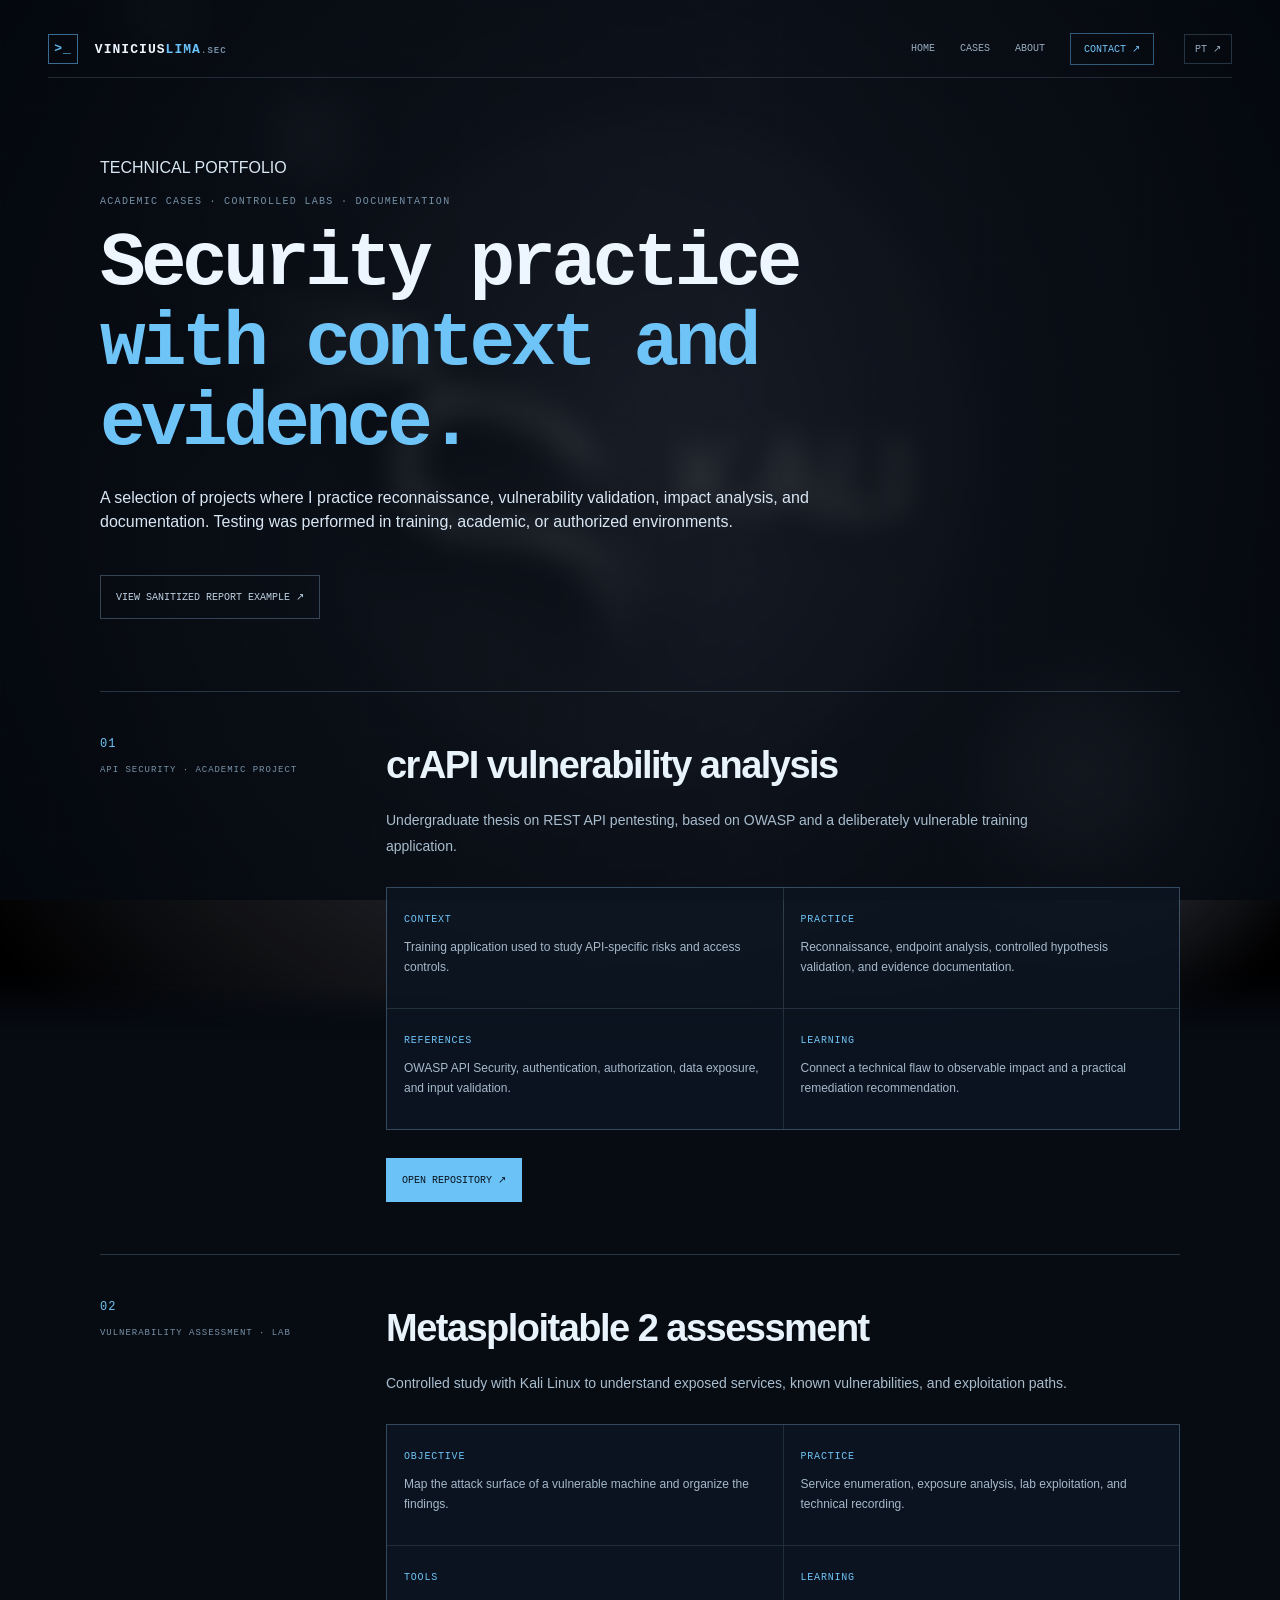
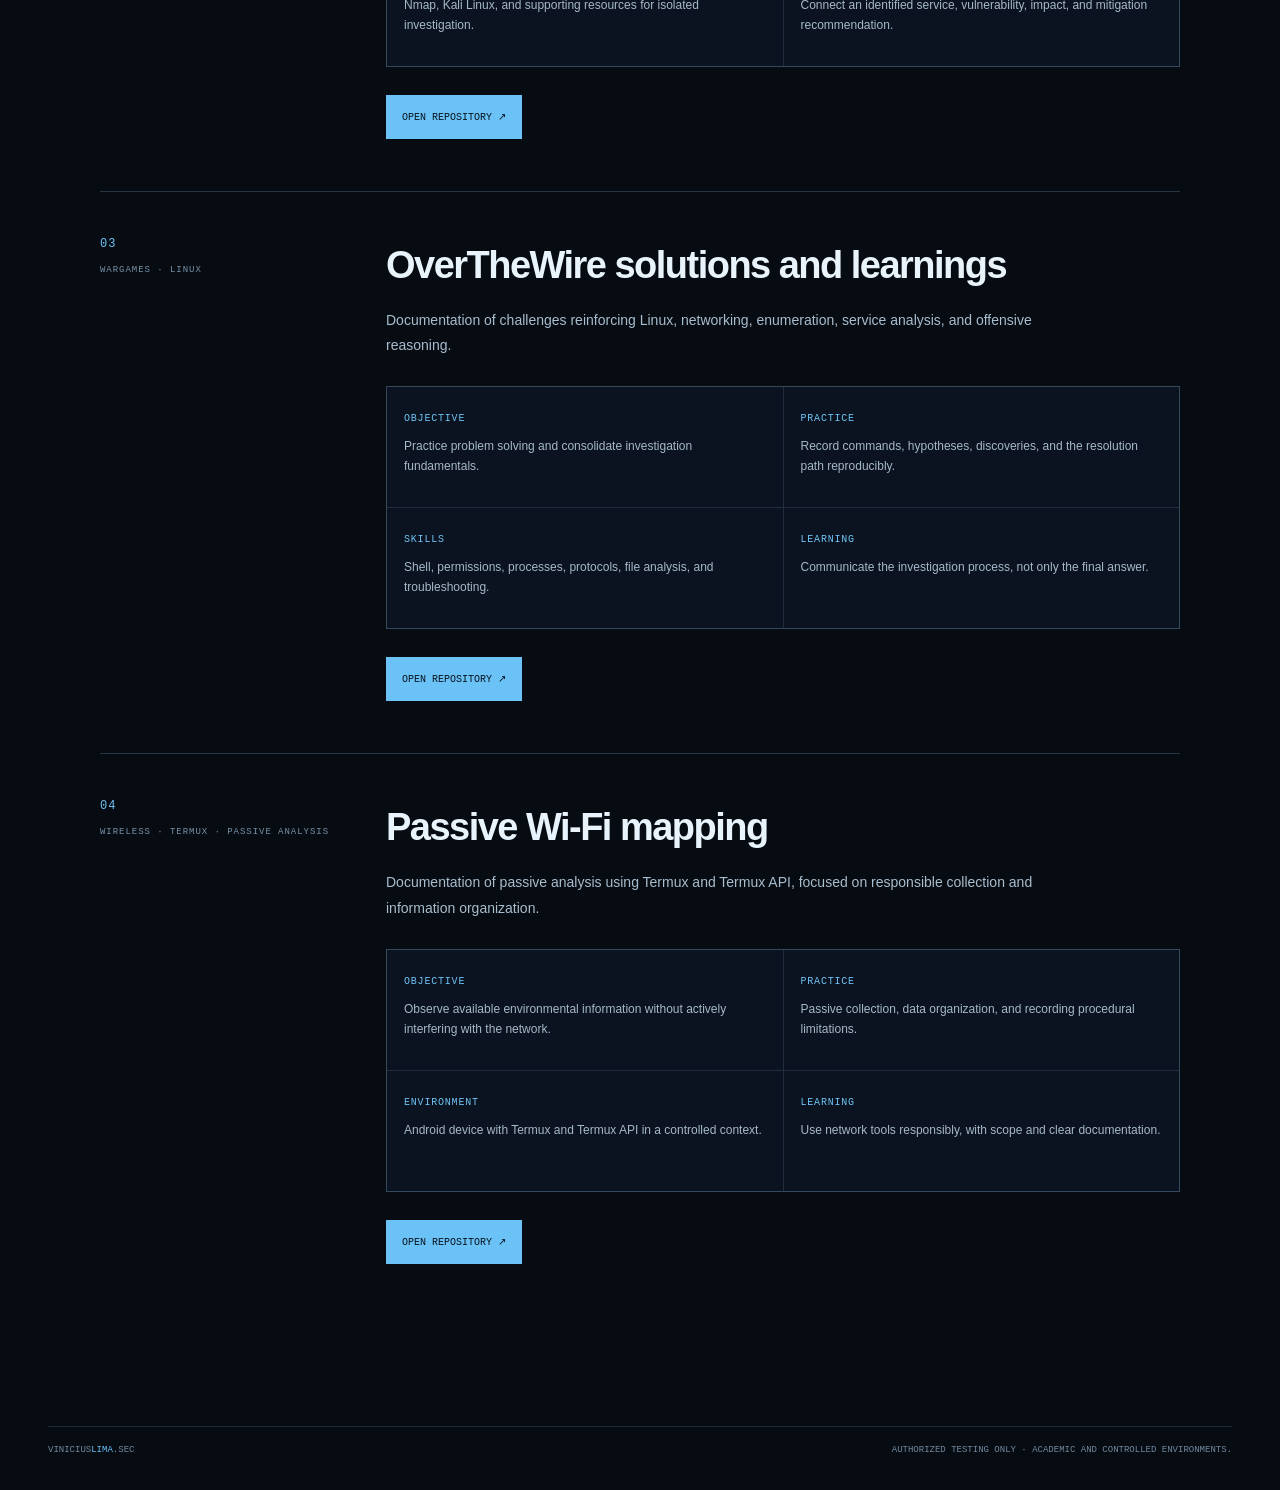
<file: cases-en.html>
<!doctype html>
<html lang="en">
<head>
  <meta charset="utf-8">
  <meta name="viewport" content="width=device-width, initial-scale=1">
  <meta name="description" content="Academic security cases and controlled labs by Vinicius Lima across web pentesting, API security, Linux, and networking.">
  <title>Security cases — Vinicius Lima</title>
  <link rel="stylesheet" href="style.css">
</head>
<body class="casebook-page cases-page">
  <div class="casebook-shell">
    <header class="casebook-header">
      <a class="casebook-brand" href="en.html#top" aria-label="Back to home"><span>&gt;_</span> VINICIUS<span class="blue">LIMA</span><small>.SEC</small></a>
      <nav class="casebook-nav" aria-label="Main navigation">
        <a href="en.html#cases">Home</a><a href="#case-crapi">Cases</a><a href="en.html#about">About</a><a class="casebook-cta" href="en.html#contact">Contact ↗</a>
      </nav>
      <a class="casebook-language" href="cases.html" lang="pt-BR">PT ↗</a>
    </header>
    <main class="cases-main">
      <section class="cases-intro"><p class="casebook-kicker"><i></i> TECHNICAL PORTFOLIO</p><p class="casebook-role">ACADEMIC CASES · CONTROLLED LABS · DOCUMENTATION</p><h1>Security practice<br><span>with context and evidence.</span></h1><p>A selection of projects where I practice reconnaissance, vulnerability validation, impact analysis, and documentation. Testing was performed in training, academic, or authorized environments.</p><a class="casebook-button report-link" href="report-example.html">View sanitized report example ↗</a></section>
      <section class="case-report" id="case-crapi"><div class="case-report-index">01 <span>API SECURITY · ACADEMIC PROJECT</span></div><div class="case-report-content"><h2>crAPI vulnerability analysis</h2><p class="case-report-lead">Undergraduate thesis on REST API pentesting, based on OWASP and a deliberately vulnerable training application.</p><div class="case-report-grid"><div><b>Context</b><p>Training application used to study API-specific risks and access controls.</p></div><div><b>Practice</b><p>Reconnaissance, endpoint analysis, controlled hypothesis validation, and evidence documentation.</p></div><div><b>References</b><p>OWASP API Security, authentication, authorization, data exposure, and input validation.</p></div><div><b>Learning</b><p>Connect a technical flaw to observable impact and a practical remediation recommendation.</p></div></div><a class="casebook-button primary" href="https://github.com/ViniciusH97/Analise-Vulnerabilidades-API-crAPI" target="_blank" rel="noopener noreferrer">Open repository ↗</a></div></section>
      <section class="case-report"><div class="case-report-index">02 <span>VULNERABILITY ASSESSMENT · LAB</span></div><div class="case-report-content"><h2>Metasploitable 2 assessment</h2><p class="case-report-lead">Controlled study with Kali Linux to understand exposed services, known vulnerabilities, and exploitation paths.</p><div class="case-report-grid"><div><b>Objective</b><p>Map the attack surface of a vulnerable machine and organize the findings.</p></div><div><b>Practice</b><p>Service enumeration, exposure analysis, lab exploitation, and technical recording.</p></div><div><b>Tools</b><p>Nmap, Kali Linux, and supporting resources for isolated investigation.</p></div><div><b>Learning</b><p>Connect an identified service, vulnerability, impact, and mitigation recommendation.</p></div></div><a class="casebook-button primary" href="https://github.com/ViniciusH97/Analise-de-vulnerabilidades-Metasploitable2" target="_blank" rel="noopener noreferrer">Open repository ↗</a></div></section>
      <section class="case-report"><div class="case-report-index">03 <span>WARGAMES · LINUX</span></div><div class="case-report-content"><h2>OverTheWire solutions and learnings</h2><p class="case-report-lead">Documentation of challenges reinforcing Linux, networking, enumeration, service analysis, and offensive reasoning.</p><div class="case-report-grid"><div><b>Objective</b><p>Practice problem solving and consolidate investigation fundamentals.</p></div><div><b>Practice</b><p>Record commands, hypotheses, discoveries, and the resolution path reproducibly.</p></div><div><b>Skills</b><p>Shell, permissions, processes, protocols, file analysis, and troubleshooting.</p></div><div><b>Learning</b><p>Communicate the investigation process, not only the final answer.</p></div></div><a class="casebook-button primary" href="https://github.com/ViniciusH97/OverTheWire" target="_blank" rel="noopener noreferrer">Open repository ↗</a></div></section>
      <section class="case-report"><div class="case-report-index">04 <span>WIRELESS · TERMUX · PASSIVE ANALYSIS</span></div><div class="case-report-content"><h2>Passive Wi-Fi mapping</h2><p class="case-report-lead">Documentation of passive analysis using Termux and Termux API, focused on responsible collection and information organization.</p><div class="case-report-grid"><div><b>Objective</b><p>Observe available environmental information without actively interfering with the network.</p></div><div><b>Practice</b><p>Passive collection, data organization, and recording procedural limitations.</p></div><div><b>Environment</b><p>Android device with Termux and Termux API in a controlled context.</p></div><div><b>Learning</b><p>Use network tools responsibly, with scope and clear documentation.</p></div></div><a class="casebook-button primary" href="https://github.com/ViniciusH97/Wi-fi-passive-mapping-termux" target="_blank" rel="noopener noreferrer">Open repository ↗</a></div></section>
    </main>
    <footer class="casebook-footer"><span>VINICIUS<span class="blue">LIMA</span>.SEC</span><span>Authorized testing only · Academic and controlled environments.</span></footer>
  </div>
</body>
</html>
</file>
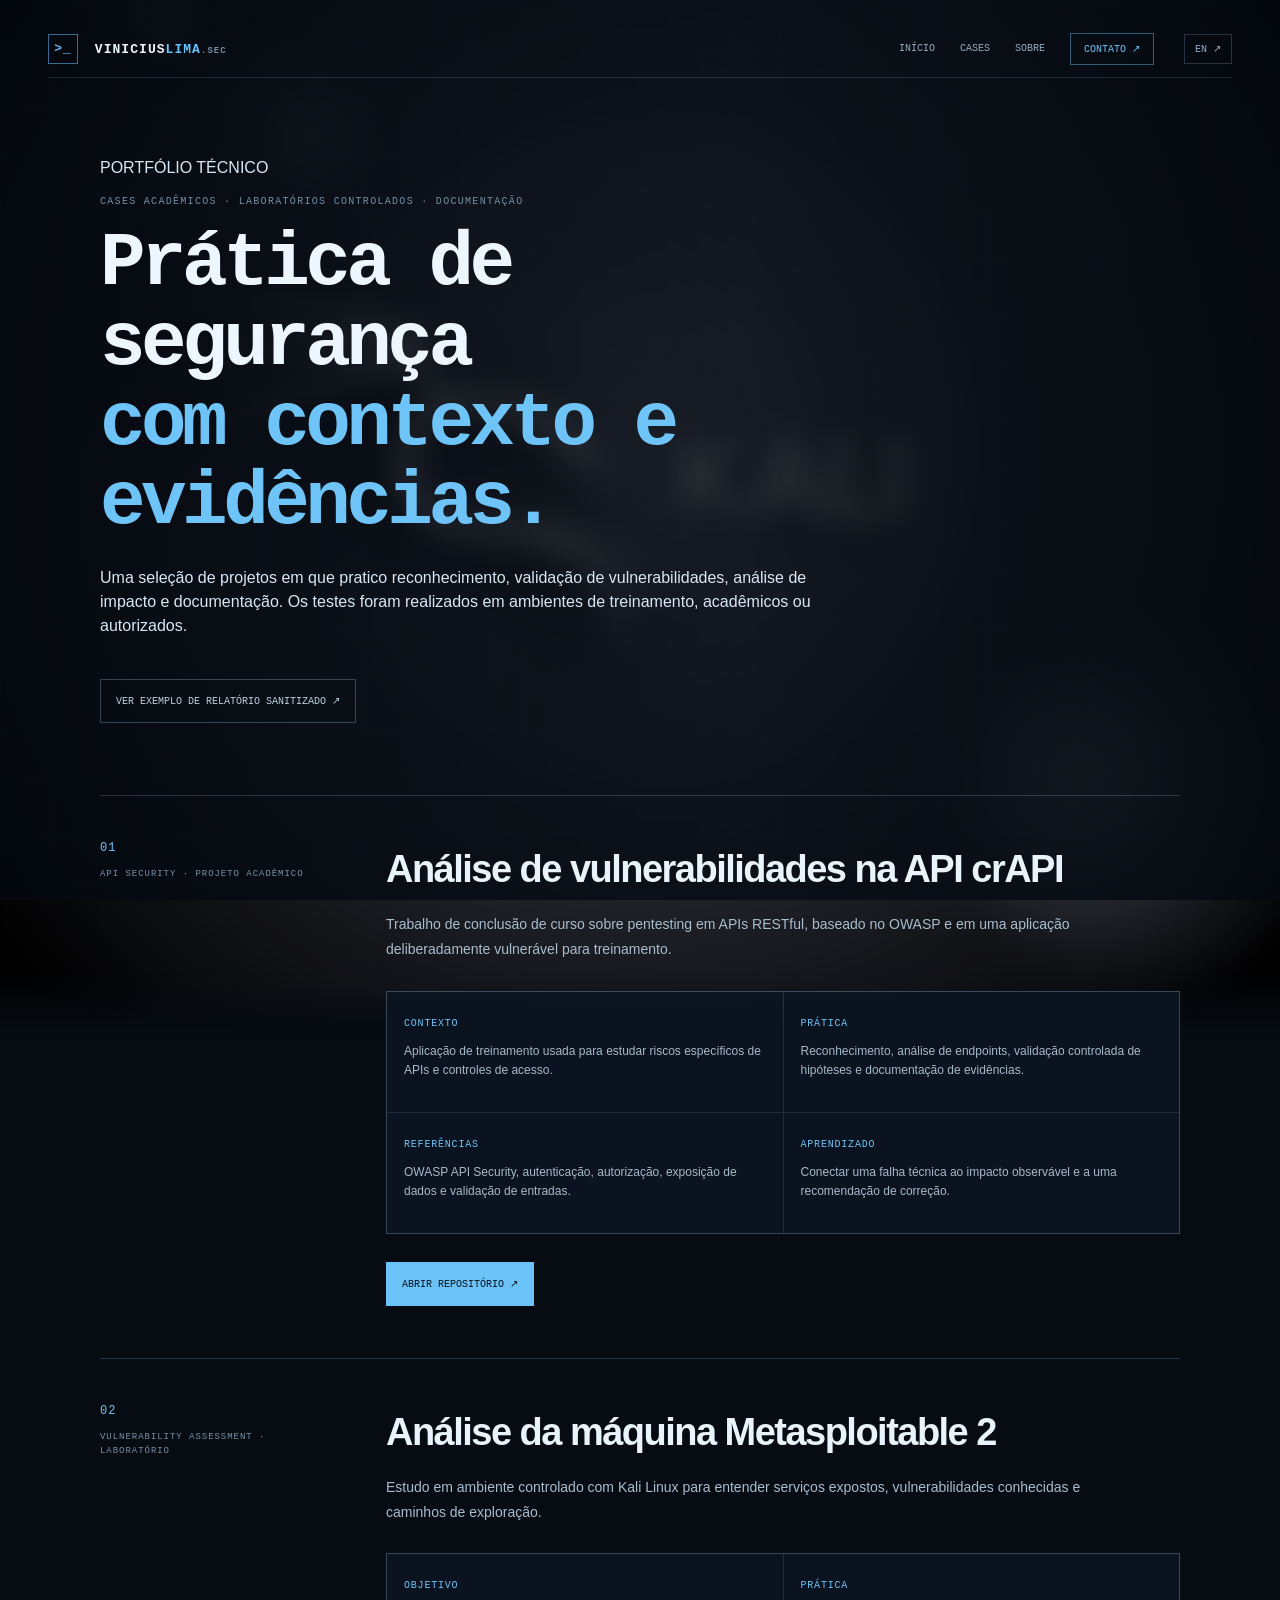
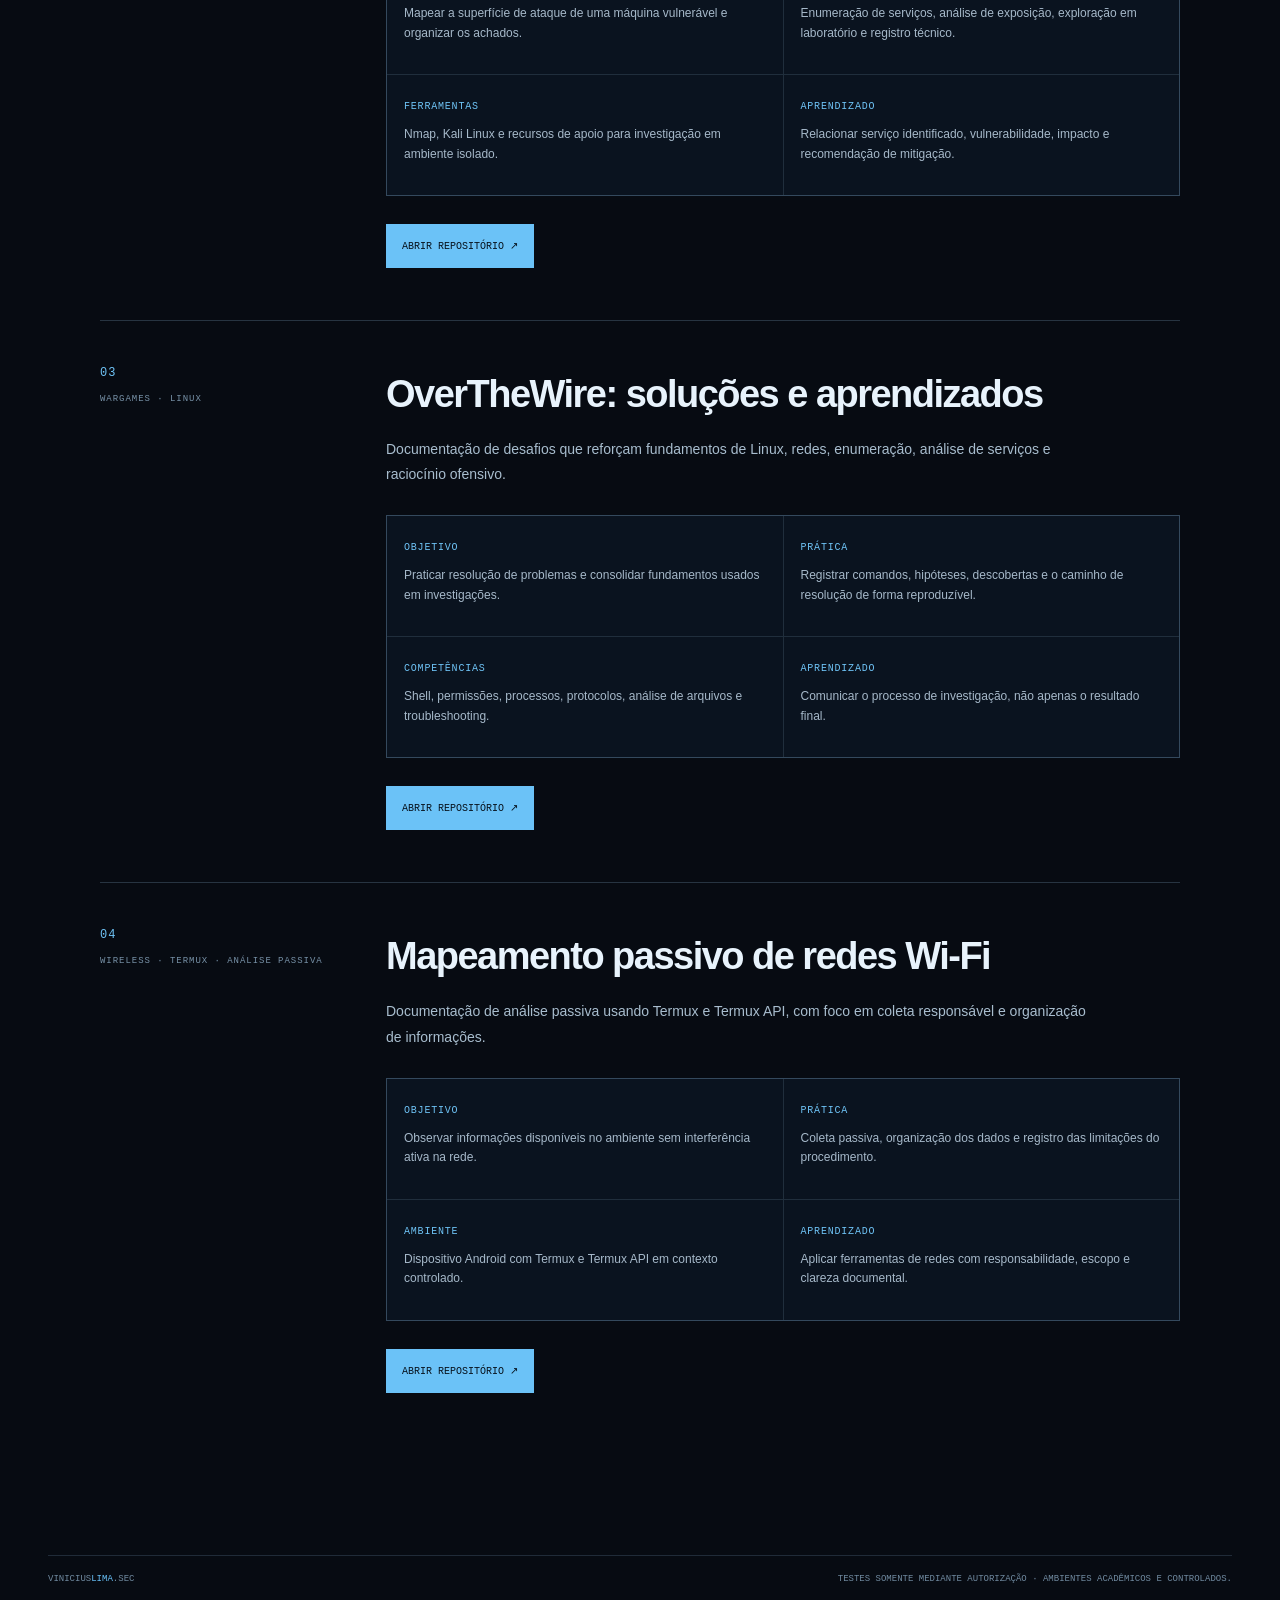
<file: cases.html>
<!doctype html>
<html lang="pt-BR">
<head>
  <meta charset="utf-8">
  <meta name="viewport" content="width=device-width, initial-scale=1">
  <meta name="description" content="Cases acadêmicos e laboratórios controlados de Vinicius Lima em Pentest Web, segurança de APIs, Linux e redes.">
  <title>Cases de segurança — Vinicius Lima</title>
  <link rel="stylesheet" href="style.css">
</head>
<body class="casebook-page cases-page">
  <div class="casebook-shell">
    <header class="casebook-header">
      <a class="casebook-brand" href="index.html#top" aria-label="Voltar ao início"><span>&gt;_</span> VINICIUS<span class="blue">LIMA</span><small>.SEC</small></a>
      <nav class="casebook-nav" aria-label="Navegação principal">
        <a href="index.html#cases">Início</a>
        <a href="#case-crapi">Cases</a>
        <a href="index.html#sobre">Sobre</a>
        <a class="casebook-cta" href="index.html#contato">Contato ↗</a>
      </nav>
      <a class="casebook-language" href="cases-en.html" lang="en">EN ↗</a>
    </header>

    <main class="cases-main">
      <section class="cases-intro">
        <p class="casebook-kicker"><i></i> PORTFÓLIO TÉCNICO</p>
        <p class="casebook-role">CASES ACADÊMICOS · LABORATÓRIOS CONTROLADOS · DOCUMENTAÇÃO</p>
        <h1>Prática de segurança<br><span>com contexto e evidências.</span></h1>
        <p>Uma seleção de projetos em que pratico reconhecimento, validação de vulnerabilidades, análise de impacto e documentação. Os testes foram realizados em ambientes de treinamento, acadêmicos ou autorizados.</p>
        <a class="casebook-button report-link" href="report-example.html">Ver exemplo de relatório sanitizado ↗</a>
      </section>

      <section class="case-report" id="case-crapi">
        <div class="case-report-index">01 <span>API SECURITY · PROJETO ACADÊMICO</span></div>
        <div class="case-report-content">
          <h2>Análise de vulnerabilidades na API crAPI</h2>
          <p class="case-report-lead">Trabalho de conclusão de curso sobre pentesting em APIs RESTful, baseado no OWASP e em uma aplicação deliberadamente vulnerável para treinamento.</p>
          <div class="case-report-grid">
            <div><b>Contexto</b><p>Aplicação de treinamento usada para estudar riscos específicos de APIs e controles de acesso.</p></div>
            <div><b>Prática</b><p>Reconhecimento, análise de endpoints, validação controlada de hipóteses e documentação de evidências.</p></div>
            <div><b>Referências</b><p>OWASP API Security, autenticação, autorização, exposição de dados e validação de entradas.</p></div>
            <div><b>Aprendizado</b><p>Conectar uma falha técnica ao impacto observável e a uma recomendação de correção.</p></div>
          </div>
          <a class="casebook-button primary" href="https://github.com/ViniciusH97/Analise-Vulnerabilidades-API-crAPI" target="_blank" rel="noopener noreferrer">Abrir repositório ↗</a>
        </div>
      </section>

      <section class="case-report">
        <div class="case-report-index">02 <span>VULNERABILITY ASSESSMENT · LABORATÓRIO</span></div>
        <div class="case-report-content">
          <h2>Análise da máquina Metasploitable 2</h2>
          <p class="case-report-lead">Estudo em ambiente controlado com Kali Linux para entender serviços expostos, vulnerabilidades conhecidas e caminhos de exploração.</p>
          <div class="case-report-grid">
            <div><b>Objetivo</b><p>Mapear a superfície de ataque de uma máquina vulnerável e organizar os achados.</p></div>
            <div><b>Prática</b><p>Enumeração de serviços, análise de exposição, exploração em laboratório e registro técnico.</p></div>
            <div><b>Ferramentas</b><p>Nmap, Kali Linux e recursos de apoio para investigação em ambiente isolado.</p></div>
            <div><b>Aprendizado</b><p>Relacionar serviço identificado, vulnerabilidade, impacto e recomendação de mitigação.</p></div>
          </div>
          <a class="casebook-button primary" href="https://github.com/ViniciusH97/Analise-de-vulnerabilidades-Metasploitable2" target="_blank" rel="noopener noreferrer">Abrir repositório ↗</a>
        </div>
      </section>

      <section class="case-report">
        <div class="case-report-index">03 <span>WARGAMES · LINUX</span></div>
        <div class="case-report-content">
          <h2>OverTheWire: soluções e aprendizados</h2>
          <p class="case-report-lead">Documentação de desafios que reforçam fundamentos de Linux, redes, enumeração, análise de serviços e raciocínio ofensivo.</p>
          <div class="case-report-grid">
            <div><b>Objetivo</b><p>Praticar resolução de problemas e consolidar fundamentos usados em investigações.</p></div>
            <div><b>Prática</b><p>Registrar comandos, hipóteses, descobertas e o caminho de resolução de forma reproduzível.</p></div>
            <div><b>Competências</b><p>Shell, permissões, processos, protocolos, análise de arquivos e troubleshooting.</p></div>
            <div><b>Aprendizado</b><p>Comunicar o processo de investigação, não apenas o resultado final.</p></div>
          </div>
          <a class="casebook-button primary" href="https://github.com/ViniciusH97/OverTheWire" target="_blank" rel="noopener noreferrer">Abrir repositório ↗</a>
        </div>
      </section>

      <section class="case-report">
        <div class="case-report-index">04 <span>WIRELESS · TERMUX · ANÁLISE PASSIVA</span></div>
        <div class="case-report-content">
          <h2>Mapeamento passivo de redes Wi-Fi</h2>
          <p class="case-report-lead">Documentação de análise passiva usando Termux e Termux API, com foco em coleta responsável e organização de informações.</p>
          <div class="case-report-grid">
            <div><b>Objetivo</b><p>Observar informações disponíveis no ambiente sem interferência ativa na rede.</p></div>
            <div><b>Prática</b><p>Coleta passiva, organização dos dados e registro das limitações do procedimento.</p></div>
            <div><b>Ambiente</b><p>Dispositivo Android com Termux e Termux API em contexto controlado.</p></div>
            <div><b>Aprendizado</b><p>Aplicar ferramentas de redes com responsabilidade, escopo e clareza documental.</p></div>
          </div>
          <a class="casebook-button primary" href="https://github.com/ViniciusH97/Wi-fi-passive-mapping-termux" target="_blank" rel="noopener noreferrer">Abrir repositório ↗</a>
        </div>
      </section>
    </main>
    <footer class="casebook-footer"><span>VINICIUS<span class="blue">LIMA</span>.SEC</span><span>Testes somente mediante autorização · Ambientes acadêmicos e controlados.</span></footer>
  </div>
</body>
</html>
</file>
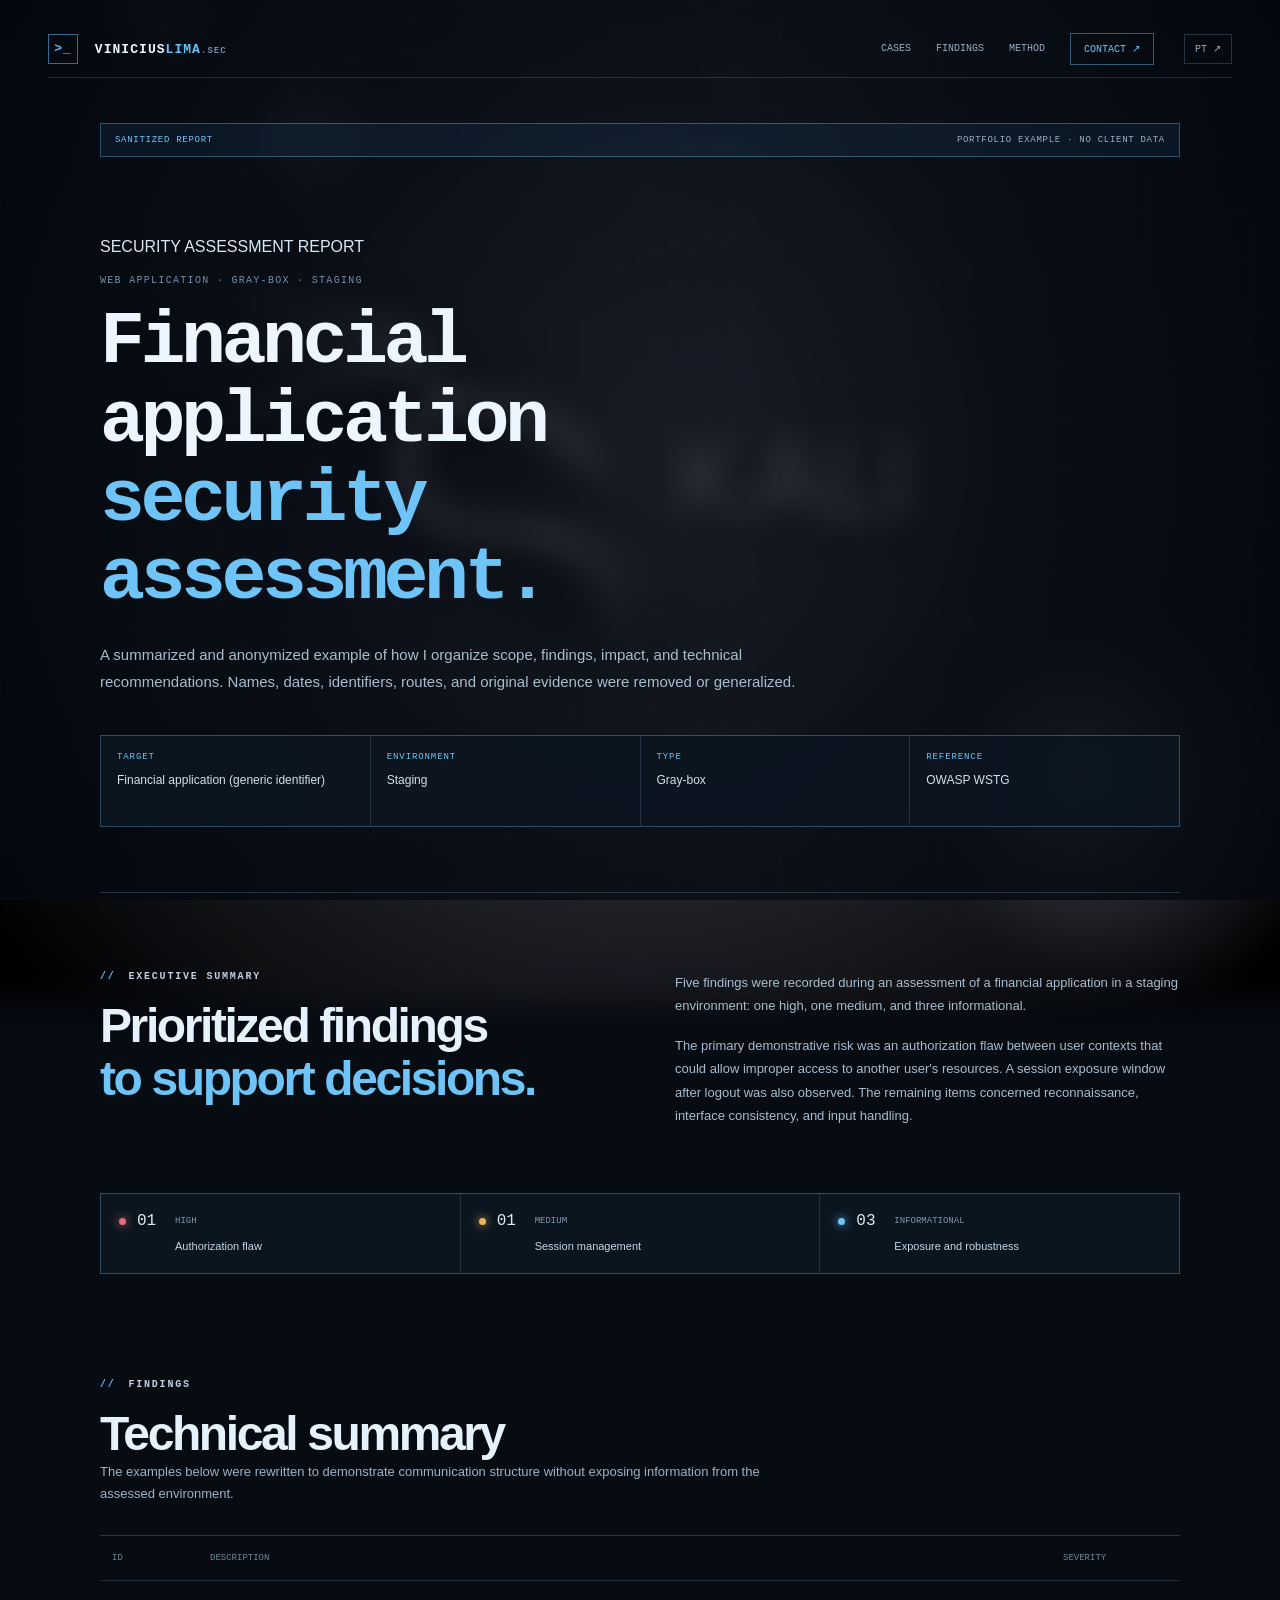
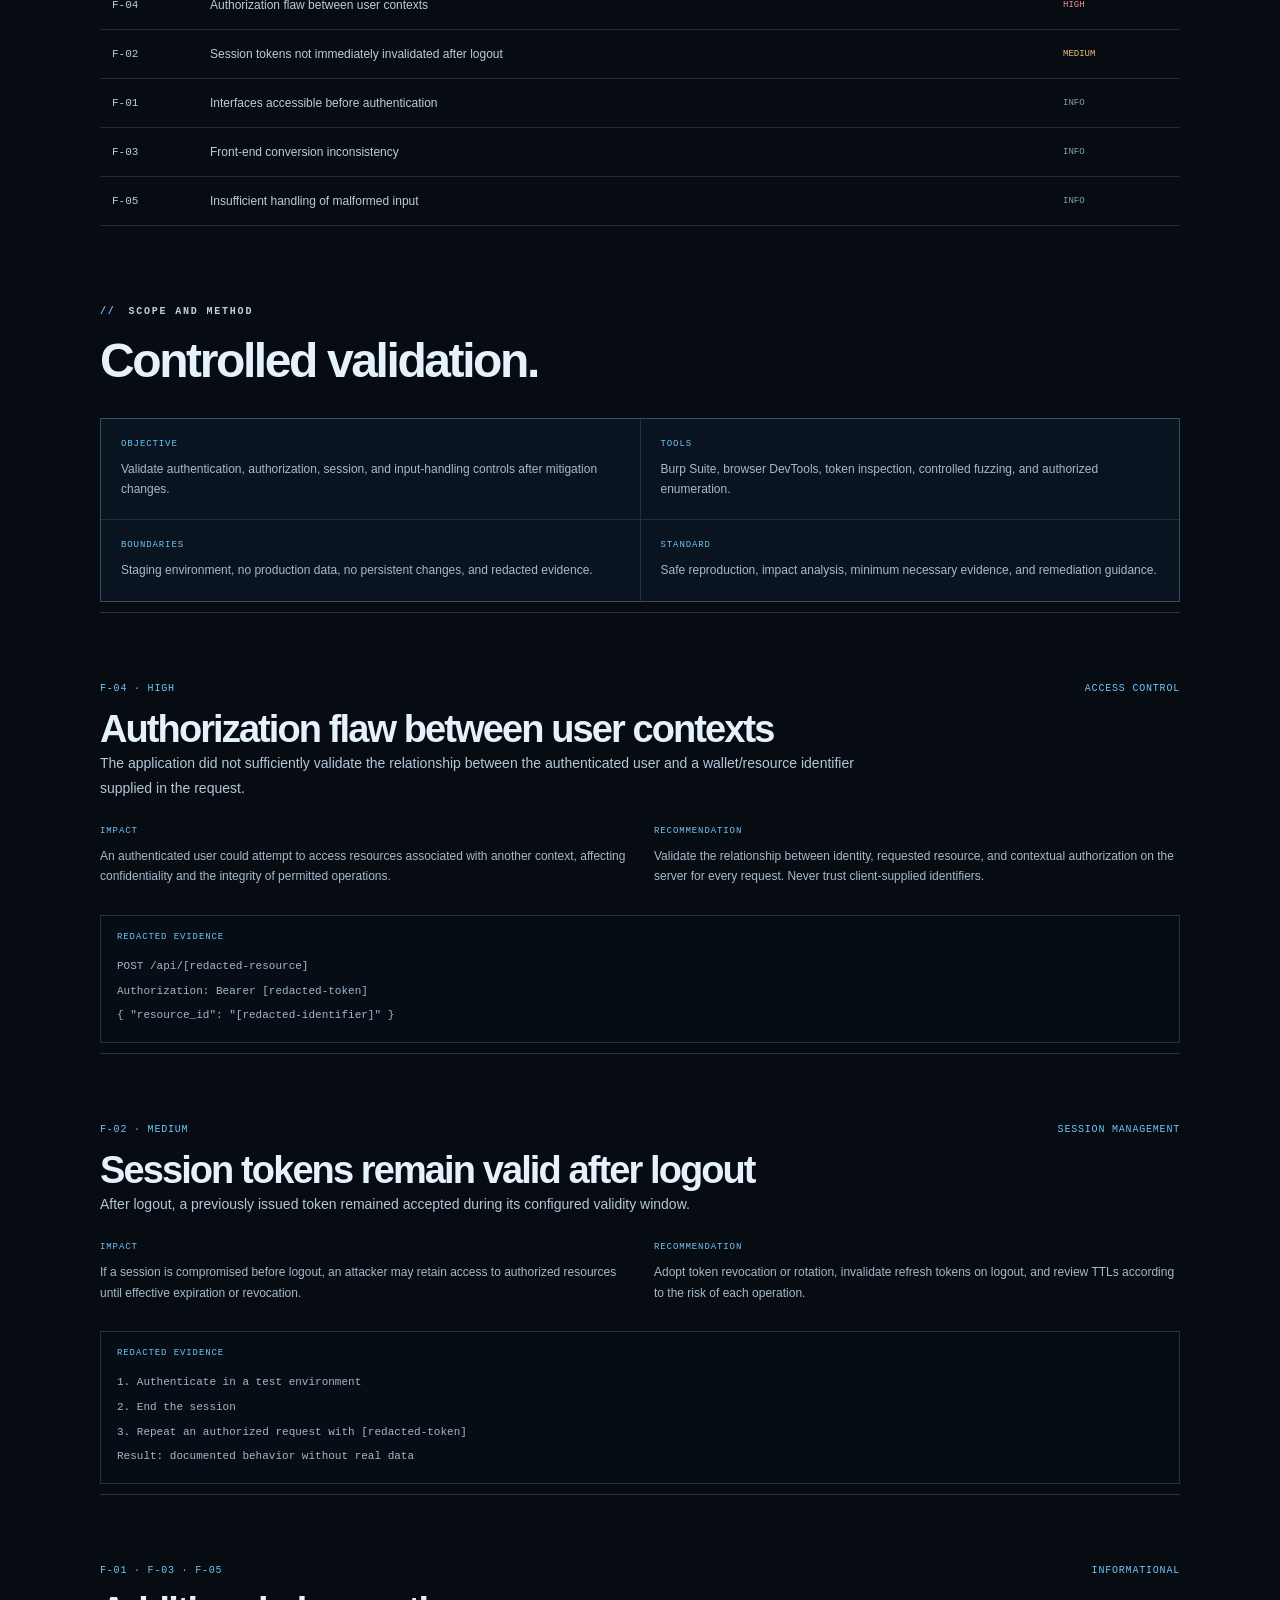
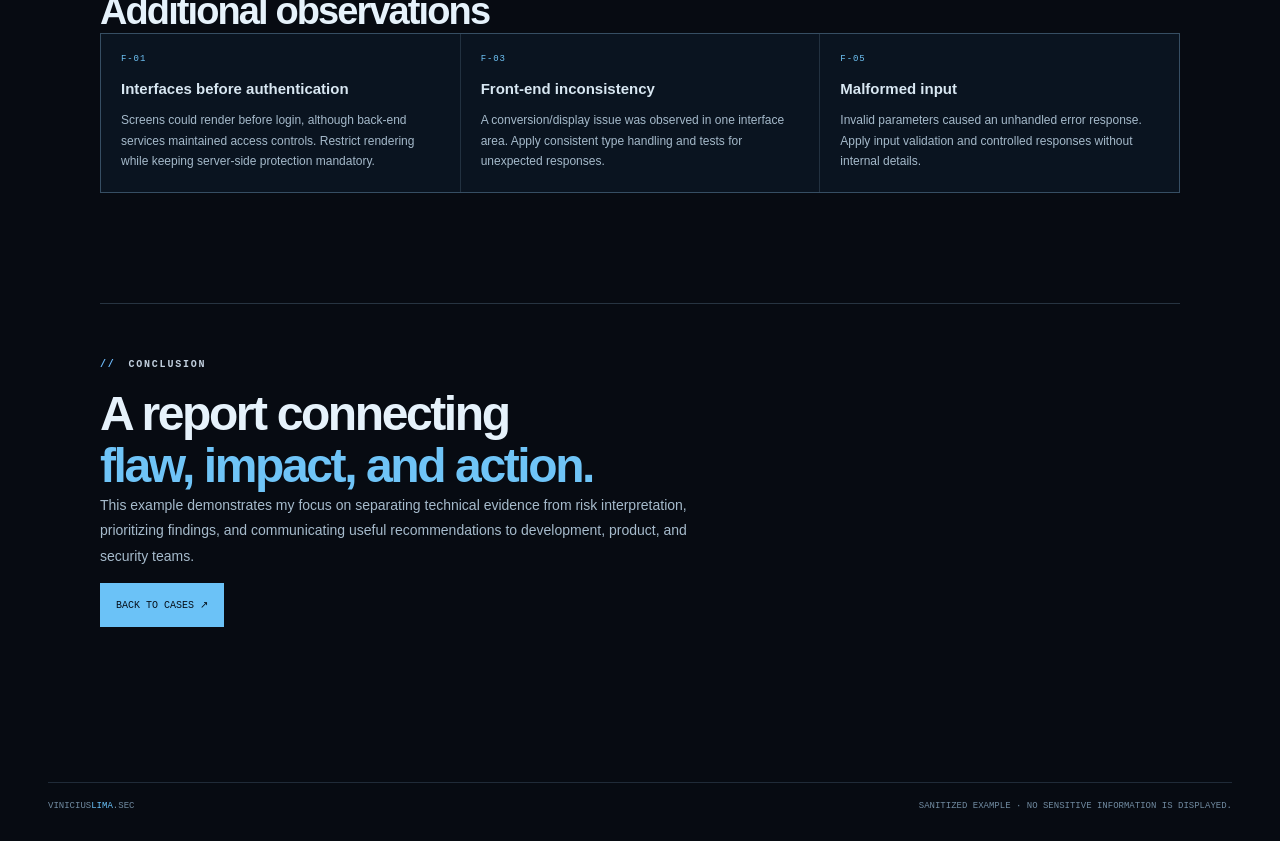
<file: report-example-en.html>
<!doctype html>
<html lang="en">
<head>
  <meta charset="utf-8">
  <meta name="viewport" content="width=device-width, initial-scale=1">
  <meta name="description" content="Sanitized security report example by Vinicius Lima.">
  <title>Report example — Vinicius Lima</title>
  <link rel="stylesheet" href="style.css">
</head>
<body class="casebook-page report-page">
  <div class="casebook-shell">
    <header class="casebook-header">
      <a class="casebook-brand" href="en.html#top" aria-label="Back to home"><span>&gt;_</span> VINICIUS<span class="blue">LIMA</span><small>.SEC</small></a>
      <nav class="casebook-nav" aria-label="Main navigation"><a href="cases-en.html">Cases</a><a href="#findings">Findings</a><a href="#method">Method</a><a class="casebook-cta" href="en.html#contact">Contact ↗</a></nav>
      <a class="casebook-language" href="report-example.html" lang="pt-BR">PT ↗</a>
    </header>
    <main class="report-main">
      <div class="report-notice"><span>SANITIZED REPORT</span><b>PORTFOLIO EXAMPLE · NO CLIENT DATA</b></div>
      <section class="report-cover"><p class="casebook-kicker"><i></i> SECURITY ASSESSMENT REPORT</p><p class="casebook-role">WEB APPLICATION · GRAY-BOX · STAGING</p><h1>Financial application<br><span>security assessment.</span></h1><p>A summarized and anonymized example of how I organize scope, findings, impact, and technical recommendations. Names, dates, identifiers, routes, and original evidence were removed or generalized.</p><div class="report-meta"><div><b>TARGET</b><span>Financial application (generic identifier)</span></div><div><b>ENVIRONMENT</b><span>Staging</span></div><div><b>TYPE</b><span>Gray-box</span></div><div><b>REFERENCE</b><span>OWASP WSTG</span></div></div></section>
      <section class="report-summary"><div><p class="eyebrow"><span>//</span> EXECUTIVE SUMMARY</p><h2>Prioritized findings<br><span>to support decisions.</span></h2></div><div><p>Five findings were recorded during an assessment of a financial application in a staging environment: one high, one medium, and three informational.</p><p>The primary demonstrative risk was an authorization flaw between user contexts that could allow improper access to another user's resources. A session exposure window after logout was also observed. The remaining items concerned reconnaissance, interface consistency, and input handling.</p></div></section>
      <section class="severity-overview"><div><span class="severity-high"></span><b>01</b><small>High</small><strong>Authorization flaw</strong></div><div><span class="severity-medium"></span><b>01</b><small>Medium</small><strong>Session management</strong></div><div><span class="severity-info"></span><b>03</b><small>Informational</small><strong>Exposure and robustness</strong></div></section>
      <section class="report-section" id="findings"><div class="report-section-heading"><p class="eyebrow"><span>//</span> FINDINGS</p><h2>Technical summary</h2><p>The examples below were rewritten to demonstrate communication structure without exposing information from the assessed environment.</p></div><div class="finding-table"><div class="finding-row finding-header"><span>ID</span><span>DESCRIPTION</span><span>SEVERITY</span></div><a class="finding-row" href="#f04"><span>F-04</span><strong>Authorization flaw between user contexts</strong><em class="high-label">HIGH</em></a><a class="finding-row" href="#f02"><span>F-02</span><strong>Session tokens not immediately invalidated after logout</strong><em class="medium-label">MEDIUM</em></a><a class="finding-row" href="#f01"><span>F-01</span><strong>Interfaces accessible before authentication</strong><em>INFO</em></a><a class="finding-row" href="#f03"><span>F-03</span><strong>Front-end conversion inconsistency</strong><em>INFO</em></a><a class="finding-row" href="#f05"><span>F-05</span><strong>Insufficient handling of malformed input</strong><em>INFO</em></a></div></section>
      <section class="report-section" id="method"><div class="report-section-heading"><p class="eyebrow"><span>//</span> SCOPE AND METHOD</p><h2>Controlled validation.</h2></div><div class="report-method-grid"><div><b>Objective</b><p>Validate authentication, authorization, session, and input-handling controls after mitigation changes.</p></div><div><b>Tools</b><p>Burp Suite, browser DevTools, token inspection, controlled fuzzing, and authorized enumeration.</p></div><div><b>Boundaries</b><p>Staging environment, no production data, no persistent changes, and redacted evidence.</p></div><div><b>Standard</b><p>Safe reproduction, impact analysis, minimum necessary evidence, and remediation guidance.</p></div></div></section>
      <section class="report-section finding-detail" id="f04"><div class="finding-detail-top"><span>F-04 · HIGH</span><span>ACCESS CONTROL</span></div><h2>Authorization flaw between user contexts</h2><p class="finding-lead">The application did not sufficiently validate the relationship between the authenticated user and a wallet/resource identifier supplied in the request.</p><div class="finding-columns"><div><b>Impact</b><p>An authenticated user could attempt to access resources associated with another context, affecting confidentiality and the integrity of permitted operations.</p></div><div><b>Recommendation</b><p>Validate the relationship between identity, requested resource, and contextual authorization on the server for every request. Never trust client-supplied identifiers.</p></div></div><div class="redacted-evidence"><span>REDACTED EVIDENCE</span><code>POST /api/[redacted-resource]<br>Authorization: Bearer [redacted-token]<br>{ "resource_id": "[redacted-identifier]" }</code></div></section>
      <section class="report-section finding-detail" id="f02"><div class="finding-detail-top"><span>F-02 · MEDIUM</span><span>SESSION MANAGEMENT</span></div><h2>Session tokens remain valid after logout</h2><p class="finding-lead">After logout, a previously issued token remained accepted during its configured validity window.</p><div class="finding-columns"><div><b>Impact</b><p>If a session is compromised before logout, an attacker may retain access to authorized resources until effective expiration or revocation.</p></div><div><b>Recommendation</b><p>Adopt token revocation or rotation, invalidate refresh tokens on logout, and review TTLs according to the risk of each operation.</p></div></div><div class="redacted-evidence"><span>REDACTED EVIDENCE</span><code>1. Authenticate in a test environment<br>2. End the session<br>3. Repeat an authorized request with [redacted-token]<br>Result: documented behavior without real data</code></div></section>
      <section class="report-section finding-detail minor-findings"><div class="finding-detail-top"><span>F-01 · F-03 · F-05</span><span>INFORMATIONAL</span></div><h2>Additional observations</h2><div class="minor-grid"><div><b>F-01</b><h3>Interfaces before authentication</h3><p>Screens could render before login, although back-end services maintained access controls. Restrict rendering while keeping server-side protection mandatory.</p></div><div><b>F-03</b><h3>Front-end inconsistency</h3><p>A conversion/display issue was observed in one interface area. Apply consistent type handling and tests for unexpected responses.</p></div><div><b>F-05</b><h3>Malformed input</h3><p>Invalid parameters caused an unhandled error response. Apply input validation and controlled responses without internal details.</p></div></div></section>
      <section class="report-conclusion"><p class="eyebrow"><span>//</span> CONCLUSION</p><h2>A report connecting<br><span>flaw, impact, and action.</span></h2><p>This example demonstrates my focus on separating technical evidence from risk interpretation, prioritizing findings, and communicating useful recommendations to development, product, and security teams.</p><a class="casebook-button primary" href="cases-en.html">Back to cases ↗</a></section>
    </main>
    <footer class="casebook-footer"><span>VINICIUS<span class="blue">LIMA</span>.SEC</span><span>Sanitized example · No sensitive information is displayed.</span></footer>
  </div>
</body>
</html>
</file>
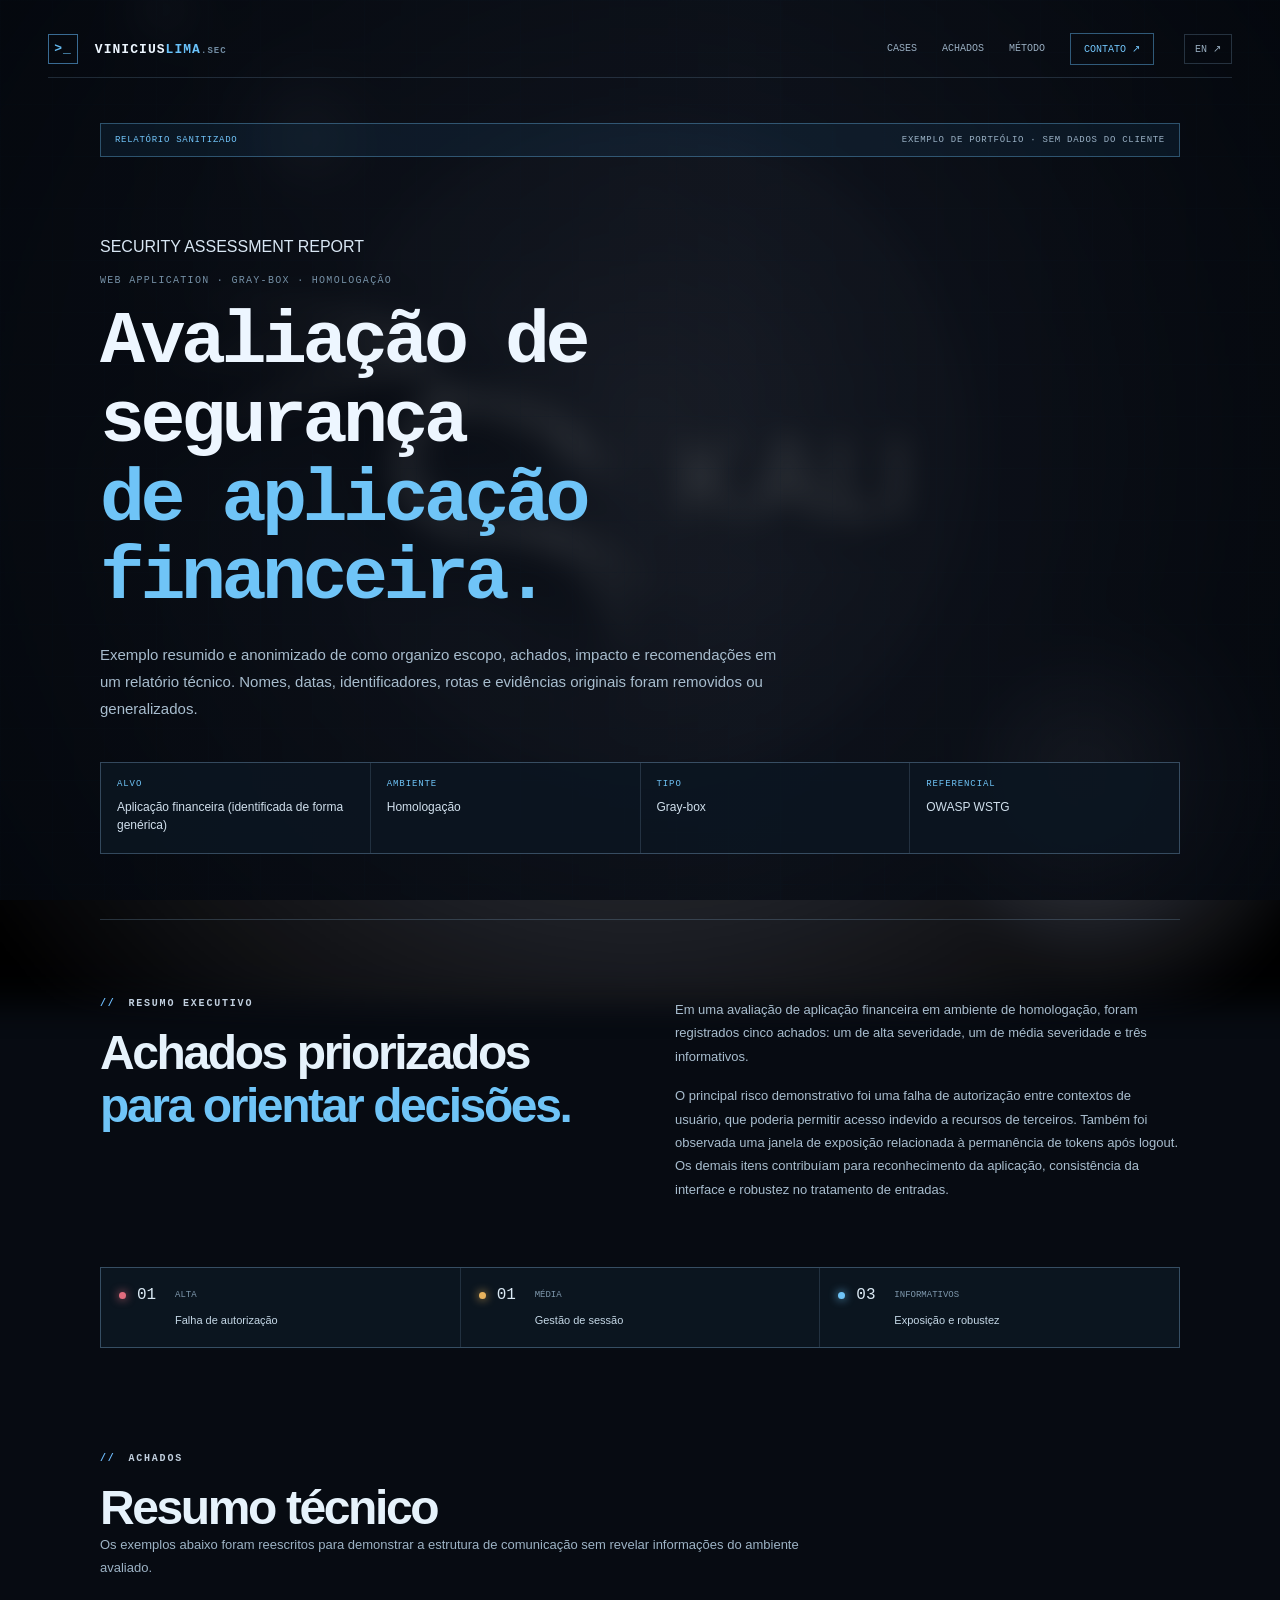
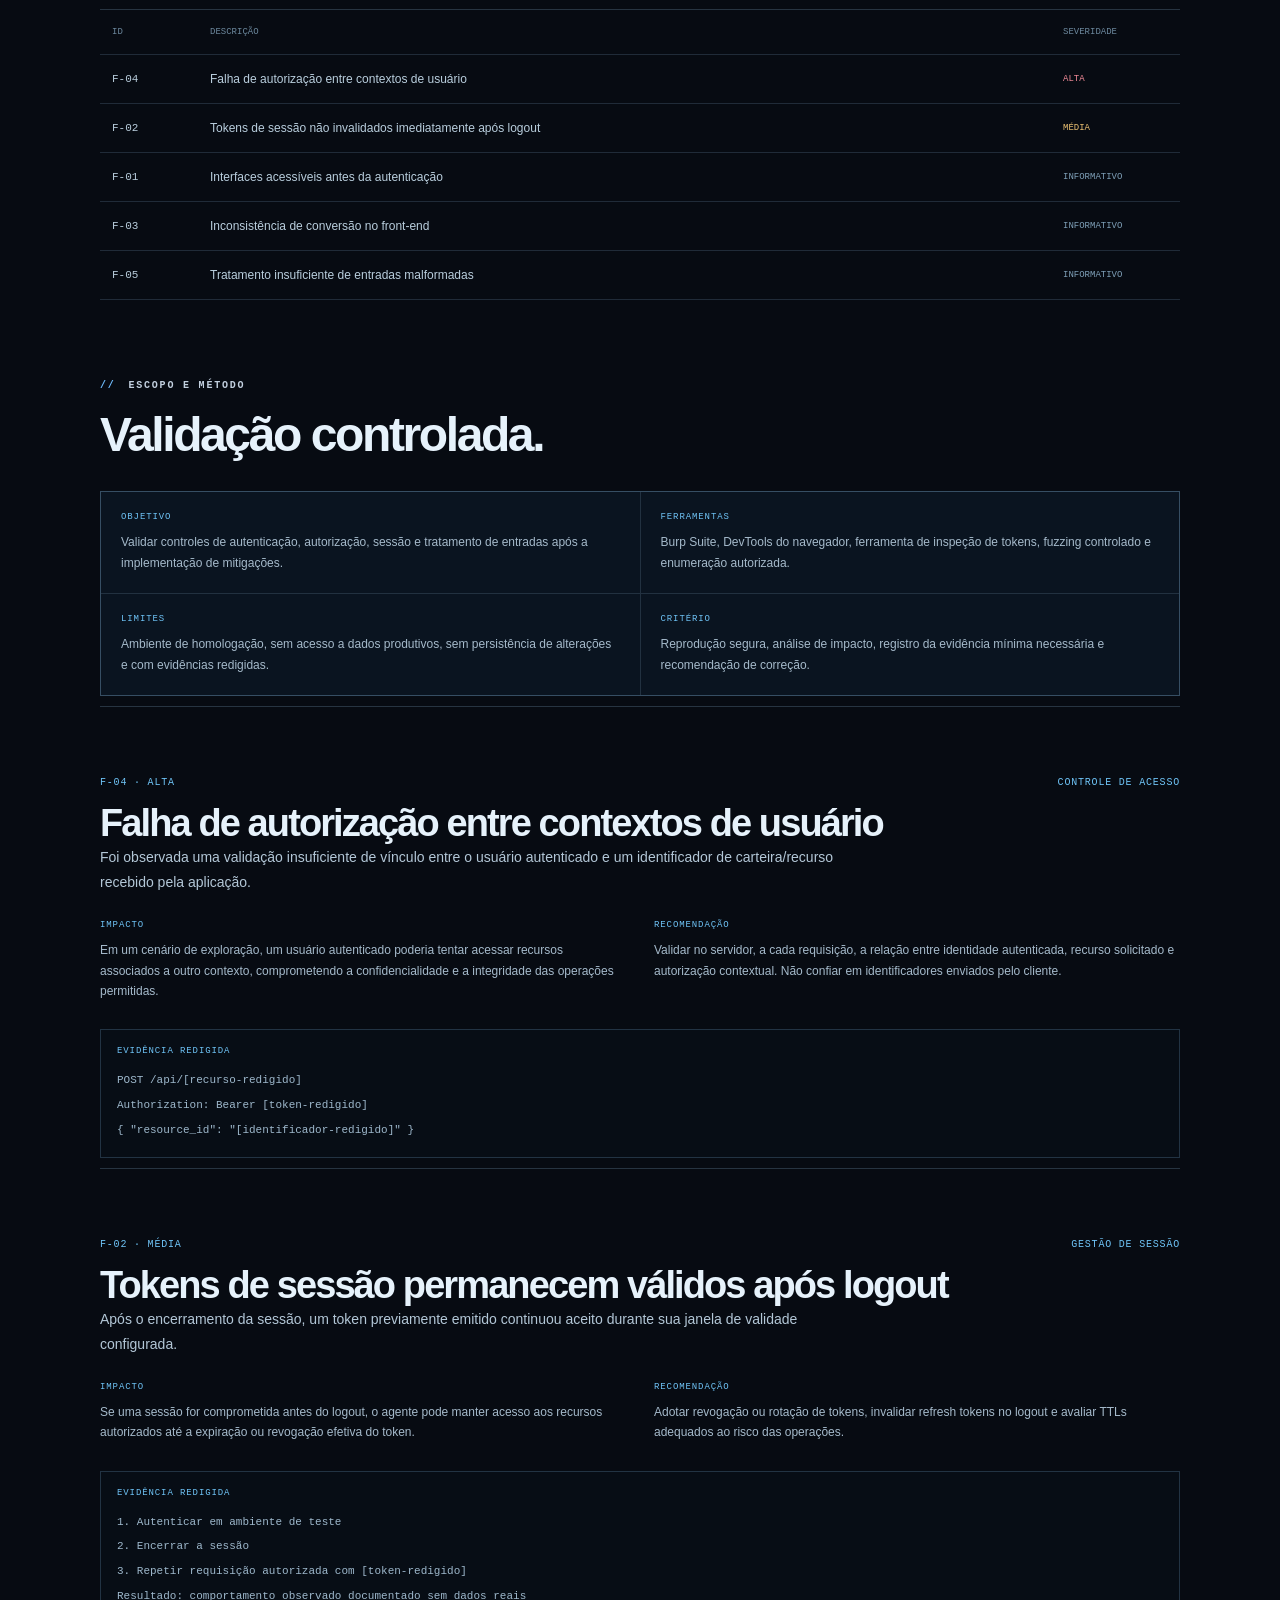
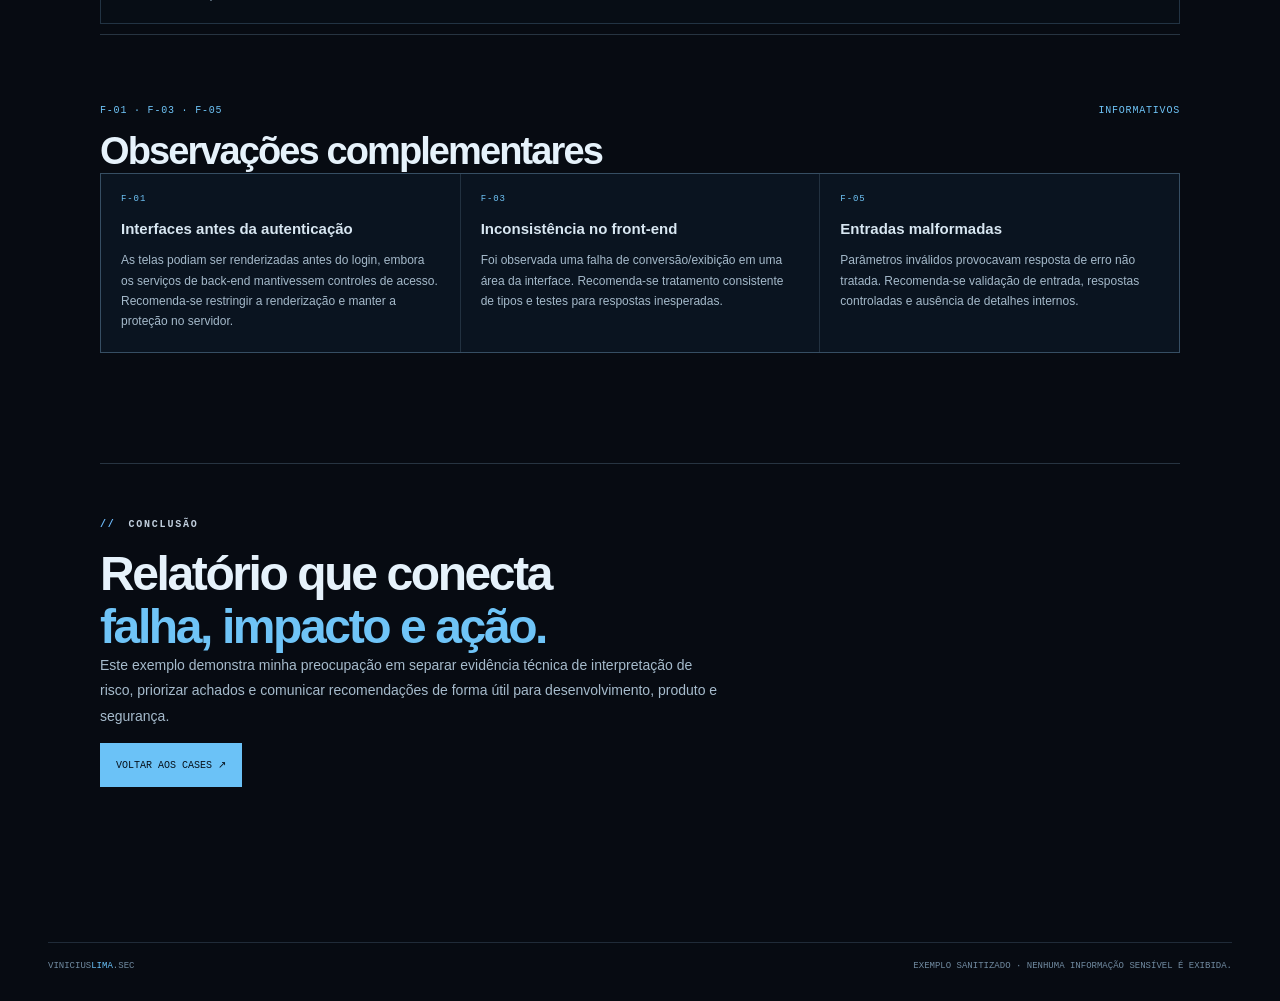
<file: report-example.html>
<!doctype html>
<html lang="pt-BR">
<head>
  <meta charset="utf-8">
  <meta name="viewport" content="width=device-width, initial-scale=1">
  <meta name="description" content="Exemplo sanitizado de relatório de segurança produzido por Vinicius Lima.">
  <title>Exemplo de relatório — Vinicius Lima</title>
  <link rel="stylesheet" href="style.css">
</head>
<body class="casebook-page report-page">
  <div class="casebook-shell">
    <header class="casebook-header">
      <a class="casebook-brand" href="index.html#top" aria-label="Voltar ao início"><span>&gt;_</span> VINICIUS<span class="blue">LIMA</span><small>.SEC</small></a>
      <nav class="casebook-nav" aria-label="Navegação principal">
        <a href="cases.html">Cases</a><a href="#findings">Achados</a><a href="#method">Método</a><a class="casebook-cta" href="index.html#contato">Contato ↗</a>
      </nav>
      <a class="casebook-language" href="report-example-en.html" lang="en">EN ↗</a>
    </header>

    <main class="report-main">
      <div class="report-notice"><span>RELATÓRIO SANITIZADO</span><b>EXEMPLO DE PORTFÓLIO · SEM DADOS DO CLIENTE</b></div>
      <section class="report-cover">
        <p class="casebook-kicker"><i></i> SECURITY ASSESSMENT REPORT</p>
        <p class="casebook-role">WEB APPLICATION · GRAY-BOX · HOMOLOGAÇÃO</p>
        <h1>Avaliação de segurança<br><span>de aplicação financeira.</span></h1>
        <p>Exemplo resumido e anonimizado de como organizo escopo, achados, impacto e recomendações em um relatório técnico. Nomes, datas, identificadores, rotas e evidências originais foram removidos ou generalizados.</p>
        <div class="report-meta">
          <div><b>ALVO</b><span>Aplicação financeira (identificada de forma genérica)</span></div>
          <div><b>AMBIENTE</b><span>Homologação</span></div>
          <div><b>TIPO</b><span>Gray-box</span></div>
          <div><b>REFERENCIAL</b><span>OWASP WSTG</span></div>
        </div>
      </section>

      <section class="report-summary">
        <div><p class="eyebrow"><span>//</span> RESUMO EXECUTIVO</p><h2>Achados priorizados<br><span>para orientar decisões.</span></h2></div>
        <div><p>Em uma avaliação de aplicação financeira em ambiente de homologação, foram registrados cinco achados: um de alta severidade, um de média severidade e três informativos.</p><p>O principal risco demonstrativo foi uma falha de autorização entre contextos de usuário, que poderia permitir acesso indevido a recursos de terceiros. Também foi observada uma janela de exposição relacionada à permanência de tokens após logout. Os demais itens contribuíam para reconhecimento da aplicação, consistência da interface e robustez no tratamento de entradas.</p></div>
      </section>

      <section class="severity-overview">
        <div><span class="severity-high"></span><b>01</b><small>Alta</small><strong>Falha de autorização</strong></div>
        <div><span class="severity-medium"></span><b>01</b><small>Média</small><strong>Gestão de sessão</strong></div>
        <div><span class="severity-info"></span><b>03</b><small>Informativos</small><strong>Exposição e robustez</strong></div>
      </section>

      <section class="report-section" id="findings">
        <div class="report-section-heading"><p class="eyebrow"><span>//</span> ACHADOS</p><h2>Resumo técnico</h2><p>Os exemplos abaixo foram reescritos para demonstrar a estrutura de comunicação sem revelar informações do ambiente avaliado.</p></div>
        <div class="finding-table">
          <div class="finding-row finding-header"><span>ID</span><span>DESCRIÇÃO</span><span>SEVERIDADE</span></div>
          <a class="finding-row" href="#f04"><span>F-04</span><strong>Falha de autorização entre contextos de usuário</strong><em class="high-label">ALTA</em></a>
          <a class="finding-row" href="#f02"><span>F-02</span><strong>Tokens de sessão não invalidados imediatamente após logout</strong><em class="medium-label">MÉDIA</em></a>
          <a class="finding-row" href="#f01"><span>F-01</span><strong>Interfaces acessíveis antes da autenticação</strong><em>INFORMATIVO</em></a>
          <a class="finding-row" href="#f03"><span>F-03</span><strong>Inconsistência de conversão no front-end</strong><em>INFORMATIVO</em></a>
          <a class="finding-row" href="#f05"><span>F-05</span><strong>Tratamento insuficiente de entradas malformadas</strong><em>INFORMATIVO</em></a>
        </div>
      </section>

      <section class="report-section" id="method">
        <div class="report-section-heading"><p class="eyebrow"><span>//</span> ESCOPO E MÉTODO</p><h2>Validação controlada.</h2></div>
        <div class="report-method-grid">
          <div><b>Objetivo</b><p>Validar controles de autenticação, autorização, sessão e tratamento de entradas após a implementação de mitigações.</p></div>
          <div><b>Ferramentas</b><p>Burp Suite, DevTools do navegador, ferramenta de inspeção de tokens, fuzzing controlado e enumeração autorizada.</p></div>
          <div><b>Limites</b><p>Ambiente de homologação, sem acesso a dados produtivos, sem persistência de alterações e com evidências redigidas.</p></div>
          <div><b>Critério</b><p>Reprodução segura, análise de impacto, registro da evidência mínima necessária e recomendação de correção.</p></div>
        </div>
      </section>

      <section class="report-section finding-detail" id="f04">
        <div class="finding-detail-top"><span>F-04 · ALTA</span><span>CONTROLE DE ACESSO</span></div>
        <h2>Falha de autorização entre contextos de usuário</h2>
        <p class="finding-lead">Foi observada uma validação insuficiente de vínculo entre o usuário autenticado e um identificador de carteira/recurso recebido pela aplicação.</p>
        <div class="finding-columns"><div><b>Impacto</b><p>Em um cenário de exploração, um usuário autenticado poderia tentar acessar recursos associados a outro contexto, comprometendo a confidencialidade e a integridade das operações permitidas.</p></div><div><b>Recomendação</b><p>Validar no servidor, a cada requisição, a relação entre identidade autenticada, recurso solicitado e autorização contextual. Não confiar em identificadores enviados pelo cliente.</p></div></div>
        <div class="redacted-evidence"><span>EVIDÊNCIA REDIGIDA</span><code>POST /api/[recurso-redigido]<br>Authorization: Bearer [token-redigido]<br>{ "resource_id": "[identificador-redigido]" }</code></div>
      </section>

      <section class="report-section finding-detail" id="f02">
        <div class="finding-detail-top"><span>F-02 · MÉDIA</span><span>GESTÃO DE SESSÃO</span></div>
        <h2>Tokens de sessão permanecem válidos após logout</h2>
        <p class="finding-lead">Após o encerramento da sessão, um token previamente emitido continuou aceito durante sua janela de validade configurada.</p>
        <div class="finding-columns"><div><b>Impacto</b><p>Se uma sessão for comprometida antes do logout, o agente pode manter acesso aos recursos autorizados até a expiração ou revogação efetiva do token.</p></div><div><b>Recomendação</b><p>Adotar revogação ou rotação de tokens, invalidar refresh tokens no logout e avaliar TTLs adequados ao risco das operações.</p></div></div>
        <div class="redacted-evidence"><span>EVIDÊNCIA REDIGIDA</span><code>1. Autenticar em ambiente de teste<br>2. Encerrar a sessão<br>3. Repetir requisição autorizada com [token-redigido]<br>Resultado: comportamento observado documentado sem dados reais</code></div>
      </section>

      <section class="report-section finding-detail minor-findings">
        <div class="finding-detail-top"><span>F-01 · F-03 · F-05</span><span>INFORMATIVOS</span></div>
        <h2>Observações complementares</h2>
        <div class="minor-grid">
          <div><b>F-01</b><h3>Interfaces antes da autenticação</h3><p>As telas podiam ser renderizadas antes do login, embora os serviços de back-end mantivessem controles de acesso. Recomenda-se restringir a renderização e manter a proteção no servidor.</p></div>
          <div><b>F-03</b><h3>Inconsistência no front-end</h3><p>Foi observada uma falha de conversão/exibição em uma área da interface. Recomenda-se tratamento consistente de tipos e testes para respostas inesperadas.</p></div>
          <div><b>F-05</b><h3>Entradas malformadas</h3><p>Parâmetros inválidos provocavam resposta de erro não tratada. Recomenda-se validação de entrada, respostas controladas e ausência de detalhes internos.</p></div>
        </div>
      </section>

      <section class="report-conclusion">
        <p class="eyebrow"><span>//</span> CONCLUSÃO</p>
        <h2>Relatório que conecta<br><span>falha, impacto e ação.</span></h2>
        <p>Este exemplo demonstra minha preocupação em separar evidência técnica de interpretação de risco, priorizar achados e comunicar recomendações de forma útil para desenvolvimento, produto e segurança.</p>
        <a class="casebook-button primary" href="cases.html">Voltar aos cases ↗</a>
      </section>
    </main>
    <footer class="casebook-footer"><span>VINICIUS<span class="blue">LIMA</span>.SEC</span><span>Exemplo sanitizado · Nenhuma informação sensível é exibida.</span></footer>
  </div>
</body>
</html>
</file>
<file: style.css>
:root{font-family:Arial,Helvetica,sans-serif;color:#e8eef2;background:#080d12;font-synthesis:none;text-rendering:optimizeLegibility;-webkit-font-smoothing:antialiased;--bg:#080d12;--panel:#0d151d;--line:rgba(153,183,200,.15);--muted:#91a1ac;--text:#e8eef2;--accent:#8cf0c7;--mono:"SFMono-Regular",Consolas,"Liberation Mono",monospace}*{box-sizing:border-box}html{scroll-behavior:smooth;scroll-padding-top:30px}body{margin:0;min-width:320px;background:var(--bg);line-height:1.5}body::selection{background:rgba(140,240,199,.28);color:#fff}a{color:inherit;text-decoration:none}a:focus-visible{outline:2px solid var(--accent);outline-offset:4px}.background-grid{position:absolute;inset:0 0 auto;height:800px;pointer-events:none;opacity:.43;background-image:linear-gradient(rgba(104,143,158,.055) 1px,transparent 1px),linear-gradient(90deg,rgba(104,143,158,.055) 1px,transparent 1px),radial-gradient(ellipse at 75% 25%,rgba(33,114,93,.19),transparent 42%);background-size:52px 52px,52px 52px,auto;mask-image:linear-gradient(to bottom,#000,transparent 95%)}.wrap{width:min(1160px,calc(100% - 48px));margin-inline:auto;position:relative}.site-header{z-index:5;min-height:84px;display:flex;align-items:center;justify-content:space-between;gap:25px;border-bottom:1px solid var(--line)}.brand{display:inline-flex;align-items:center;gap:10px;flex-shrink:0;font:500 13px var(--mono);letter-spacing:.07em}.brand-icon{display:grid;place-items:center;width:35px;height:35px;color:var(--accent);border:1px solid rgba(140,240,199,.35);border-radius:8px;background:rgba(140,240,199,.06);font-size:14px}.brand .accent{color:var(--accent)}.brand small{color:var(--muted);font-size:10px}.main-nav{display:flex;align-items:center;justify-content:center;gap:clamp(12px,2.25vw,30px)}.main-nav>a{font-size:11px;color:#a8b6bf;transition:color .2s}.main-nav>a:hover{color:var(--accent)}.main-nav .nav-contact{display:inline-flex;gap:7px;align-items:center;color:var(--accent);padding:10px 13px;border:1px solid rgba(140,240,199,.32);border-radius:6px}.language{font:11px var(--mono);color:#c4d0d5;border:1px solid var(--line);border-radius:6px;padding:8px 10px;white-space:nowrap}.language:hover{border-color:var(--accent);color:var(--accent)}.hero{display:grid;grid-template-columns:1.08fr .92fr;align-items:center;gap:40px;padding-top:66px;padding-bottom:54px;min-height:580px}.hero-copy{position:relative;z-index:1}.availability{display:inline-flex;align-items:center;gap:9px;padding:8px 12px;border:1px solid var(--line);border-radius:30px;color:#b5c6c9;background:rgba(13,21,29,.7);font:10px var(--mono);letter-spacing:.05em}.pulse{display:inline-block;width:7px;height:7px;flex-shrink:0;border-radius:50%;background:var(--accent);box-shadow:0 0 11px rgba(140,240,199,.6)}.eyebrow{margin:0 0 18px;color:#a7b7bf;font:10px var(--mono);letter-spacing:.11em;text-transform:uppercase}.eyebrow>span{color:var(--accent);margin-right:5px}.hero .eyebrow{margin-top:30px}h1,h2,h3,p{margin-top:0}h1{margin-bottom:22px;font-size:clamp(46px,5.4vw,72px);line-height:1.06;letter-spacing:-.06em;font-weight:750}h1 .accent,.accent{color:var(--accent)}.hero-description{max-width:530px;margin-bottom:0;color:#a0b0b9;line-height:1.85;font-size:14px}.hero-buttons{display:flex;flex-wrap:wrap;align-items:center;gap:12px;margin-top:28px}.button{min-height:45px;display:inline-flex;align-items:center;justify-content:center;gap:12px;padding:0 16px;border-radius:6px;font-size:11px;font-weight:700;transition:transform .2s,background .2s,border-color .2s}.button:hover{transform:translateY(-2px)}.button-primary{color:#06110d;background:var(--accent);border:1px solid var(--accent)}.button-primary:hover{background:#b0ffdc}.button-secondary{color:#c3cdd2;background:rgba(13,21,29,.4);border:1px solid var(--line)}.button-secondary:hover{border-color:rgba(140,240,199,.45)}.proof-points{display:flex;flex-wrap:wrap;gap:17px;margin-top:27px}.proof-points span{display:inline-flex;align-items:center;gap:6px;color:#899ba5;font-size:10px}.proof-points b{color:var(--accent)}.hero-art{height:390px;position:relative;display:grid;place-items:center;isolation:isolate}.hero-art:before{content:"";position:absolute;width:280px;height:280px;border-radius:50%;background:rgba(25,113,85,.13);filter:blur(40px)}.orbit{position:absolute;border:1px solid rgba(140,240,199,.17);border-radius:50%;transform:rotate(-24deg)}.orbit-a{width:340px;height:250px}.orbit-b{width:250px;height:340px;transform:rotate(38deg);border-color:rgba(130,162,183,.2)}.orbit-c{width:390px;height:300px;transform:rotate(62deg);border-color:rgba(130,162,183,.1)}.shield{position:relative;display:grid;place-items:center;width:160px;height:180px;background:linear-gradient(145deg,rgba(21,54,47,.9),rgba(10,21,28,.96));border:1px solid rgba(140,240,199,.45);clip-path:polygon(50% 0,91% 15%,91% 70%,50% 100%,9% 70%,9% 15%);filter:drop-shadow(0 0 24px rgba(140,240,199,.12))}.shield-inner{display:flex;flex-direction:column;align-items:center;gap:10px;color:var(--accent);text-align:center}.shield-mark{font-size:43px}.shield-inner strong{font:9px/1.7 var(--mono);letter-spacing:.14em}.float-tag{position:absolute;display:flex;align-items:center;gap:8px;padding:10px 12px;border:1px solid var(--line);border-radius:6px;color:#b9c8ce;background:rgba(9,16,22,.93);font:9px var(--mono);box-shadow:0 10px 35px rgba(0,0,0,.2)}.tag-top{top:54px;right:-2px}.tag-bottom{bottom:49px;left:-2px}.mini-arrow{color:var(--accent)}.coordinates{position:absolute;right:4px;bottom:5px;color:#4f656f;font:9px/1.8 var(--mono);text-align:right;letter-spacing:.07em}.terminal-section{margin-top:0}.terminal-window{border:1px solid rgba(132,167,181,.2);border-radius:9px;overflow:hidden;background:rgba(11,18,24,.94);box-shadow:0 20px 70px rgba(0,0,0,.18)}.terminal-header{height:43px;display:flex;align-items:center;justify-content:space-between;gap:12px;padding:0 17px;border-bottom:1px solid var(--line);background:rgba(255,255,255,.015);color:#7f919a;font:10px var(--mono)}.window-dots{display:flex;gap:5px}.window-dots i{width:7px;height:7px;border-radius:50%;background:#4b5b63}.window-dots i:first-child{background:#a45e5a}.window-dots i:nth-child(2){background:#a58d55}.window-dots i:nth-child(3){background:#5d9c7a}.terminal-live{display:flex;align-items:center;gap:7px;color:#81968f;font-size:9px}.terminal-live .pulse{width:5px;height:5px}.terminal-content{padding:22px 26px 24px;font:11px/1.9 var(--mono)}.command{color:#b7c7ce;margin-bottom:13px}.command span,.command b{color:var(--accent)}.terminal-line{display:flex;align-items:center;gap:14px;color:#8799a2;padding:2px 0;margin:0}.line-no{color:#536a74}.terminal-line>b{margin-left:auto;color:var(--accent);font-size:9px;font-weight:400}.terminal-complete{display:flex;align-items:center;gap:8px;margin:12px 0 0;color:var(--accent)}.cursor{display:inline-block;width:6px;height:13px;background:var(--accent);animation:blink 1.1s steps(2,start) infinite}@keyframes blink{to{visibility:hidden}}.section{padding-top:112px;padding-bottom:28px}.section-heading{max-width:720px;margin-bottom:37px}.section-heading h2,.about-copy h2,.contact-copy h2{margin-bottom:15px;font-size:clamp(30px,3.6vw,43px);line-height:1.17;letter-spacing:-.05em}.muted-heading{color:#9cabb3}.section-intro{max-width:600px;margin-bottom:0;color:var(--muted);font-size:13px;line-height:1.85}.service-grid{display:grid;grid-template-columns:repeat(3,minmax(0,1fr));gap:14px}.service-card{position:relative;min-height:235px;padding:23px;border:1px solid var(--line);border-radius:8px;background:linear-gradient(145deg,rgba(15,25,34,.92),rgba(10,17,23,.75));transition:border-color .2s,transform .2s}.service-card:hover{transform:translateY(-4px);border-color:rgba(140,240,199,.34)}.card-meta{display:flex;align-items:center;justify-content:space-between;margin-bottom:29px;color:#71858f;font:9px var(--mono);letter-spacing:.07em}.line-icon{color:var(--accent);font-size:23px}.service-card h3{margin-bottom:10px;font-size:17px;letter-spacing:-.025em}.service-card p{max-width:310px;margin-bottom:20px;color:var(--muted);font-size:12px;line-height:1.8}.card-link{display:inline-block;color:var(--accent);font:10px var(--mono);border-bottom:1px solid rgba(140,240,199,.35);padding-bottom:2px}.card-link:hover{border-color:var(--accent)}.career-goal{margin-top:24px;padding-top:18px;border-top:1px solid var(--line)}.career-goal span{color:var(--accent);font:9px var(--mono);letter-spacing:.08em}.career-goal p{margin:7px 0 0}.case h3 a:hover{color:var(--accent)}.heading-split{display:flex;justify-content:space-between;align-items:end;gap:40px;max-width:none}.heading-split>div{max-width:550px}.heading-split .section-intro{max-width:350px;padding-bottom:4px}.case-list{border-top:1px solid var(--line)}.case{display:grid;grid-template-columns:45px minmax(0,1fr) 50px;gap:23px;padding:27px 0;border-bottom:1px solid var(--line)}.case-number{padding-top:4px;color:#4d626c;font:13px var(--mono)}.case-meta{display:flex;flex-wrap:wrap;align-items:center;gap:11px;margin-bottom:10px;color:var(--accent);font:9px var(--mono);letter-spacing:.06em}.severity{padding:4px 7px;border-radius:4px}.severity-high{color:#f0a49d;background:rgba(240,100,100,.09)}.severity-medium{color:#e4c78b;background:rgba(228,199,139,.08)}.severity-low{color:#8ab4d3;background:rgba(138,180,211,.08)}.case-body h3{margin-bottom:8px;font-size:18px;letter-spacing:-.02em}.case-body>p{margin-bottom:13px;color:var(--muted);font-size:12px;line-height:1.8}.recommendation{display:flex;align-items:flex-start;gap:9px;max-width:850px;color:#a7b7bd;font-size:11px;line-height:1.75}.recommendation>span{color:var(--accent)}.recommendation p{margin:0}.recommendation b{color:#d0dce0}.case-symbol{display:grid;place-items:center;align-self:start;width:46px;height:46px;color:var(--accent);border:1px solid var(--line);border-radius:8px;background:rgba(140,240,199,.035);font-size:25px}.method-band{margin-top:80px;border-top:1px solid rgba(140,240,199,.1);border-bottom:1px solid rgba(140,240,199,.1);background:radial-gradient(ellipse at 50% 60%,rgba(20,71,57,.12),transparent 70%)}.method-band .section{padding-top:96px;padding-bottom:82px}.steps-grid{display:grid;grid-template-columns:repeat(4,minmax(0,1fr));gap:12px}.step{padding:21px 18px 23px;border:1px solid var(--line);border-radius:8px;background:rgba(10,17,23,.68)}.step-top{display:flex;justify-content:space-between;align-items:center;margin-bottom:28px;color:var(--accent);font:12px var(--mono)}.step-top span+span{font-size:22px}.step h3{margin-bottom:9px;font-size:15px}.step p{margin-bottom:0;color:var(--muted);font-size:11px;line-height:1.8}.about-section{display:grid;grid-template-columns:.75fr 1.25fr;gap:90px;align-items:center;padding-top:115px;padding-bottom:100px}.about-visual{position:relative;min-height:310px;display:flex;align-items:center;justify-content:center;flex-direction:column;gap:20px;border:1px solid var(--line);border-radius:9px;background:radial-gradient(circle at 50% 42%,rgba(30,104,78,.24),transparent 52%),rgba(13,21,29,.55);overflow:hidden}.about-orbit{position:absolute;width:230px;height:230px;border:1px solid rgba(140,240,199,.11);border-radius:50%;box-shadow:0 0 0 25px rgba(140,240,199,.015),0 0 0 50px rgba(140,240,199,.012)}.about-avatar{z-index:1;display:grid;place-items:center;width:88px;height:88px;color:var(--accent);background:#0b1718;border:1px solid rgba(140,240,199,.4);border-radius:22px;transform:rotate(-4deg);box-shadow:0 0 45px rgba(140,240,199,.1);font:24px var(--mono)}.about-status{z-index:1;display:inline-flex;align-items:center;gap:7px;color:#a4b5bc;font:9px var(--mono);letter-spacing:.12em}.binary{position:absolute;right:17px;bottom:12px;color:rgba(140,240,199,.22);font:9px/1.6 var(--mono)}.about-copy h2{max-width:540px}.about-copy>p:not(.eyebrow){color:var(--muted);font-size:13px;line-height:1.9}.focus-list{list-style:none;padding:0;margin:22px 0;display:grid;grid-template-columns:1fr 1fr;gap:13px 18px}.focus-list li{display:flex;align-items:flex-start;gap:8px;color:#b8c5cb;font-size:11px;line-height:1.6}.focus-list li span{color:var(--accent)}.tool-list{margin-top:26px;padding-top:19px;border-top:1px solid var(--line)}.tool-list>span{color:#6f8791;font:9px var(--mono);letter-spacing:.07em}.tool-list p{margin:10px 0 0;color:#b7c6cc;font:11px/1.8 var(--mono)}.contact-section{padding-top:12px;padding-bottom:92px}.contact-panel{display:grid;grid-template-columns:150px minmax(0,1fr) 185px;align-items:center;gap:32px;padding:40px;border:1px solid rgba(140,240,199,.23);border-radius:11px;background:radial-gradient(ellipse at 0 50%,rgba(26,95,69,.18),transparent 65%),linear-gradient(130deg,rgba(15,27,34,.98),rgba(9,16,22,.98))}.contact-graphic{display:flex;flex-direction:column;align-items:center;gap:15px;color:#6f9288;font:9px/1.8 var(--mono);letter-spacing:.08em;text-align:center}.contact-shield{display:grid;place-items:center;width:91px;height:91px;border:1px solid rgba(140,240,199,.3);border-radius:50%;color:var(--accent);box-shadow:inset 0 0 30px rgba(140,240,199,.05),0 0 25px rgba(140,240,199,.04);font-size:39px}.contact-copy h2{max-width:500px;font-size:clamp(27px,3vw,37px)}.contact-copy>p:not(.eyebrow){max-width:560px;color:var(--muted);font-size:12px;line-height:1.8}.contact-copy .button{margin-top:7px}.contact-links{display:flex;flex-direction:column;gap:14px}.contact-links a{display:flex;align-items:center;gap:9px;color:#a6b6bd;font-size:10px;overflow-wrap:anywhere}.contact-links a>span{display:inline-grid;place-items:center;width:18px;color:var(--accent);font-weight:bold;flex-shrink:0}.contact-links a>b{margin-left:auto;color:#6b818b;font-weight:400}.contact-links a:hover{color:var(--accent)}.footer{display:grid;grid-template-columns:auto 1fr auto;gap:14px 25px;align-items:center;padding-top:24px;padding-bottom:27px;border-top:1px solid var(--line)}.footer .brand-icon{width:30px;height:30px}.footer>p{margin:0;color:#6e818a;font-size:10px}.footer .disclaimer{grid-column:1/3;max-width:800px;line-height:1.7}.copyright{color:#687b84;font:9px var(--mono);white-space:nowrap}
@media(max-width:900px){.site-header{gap:15px}.main-nav{gap:13px}.main-nav>a{font-size:10px}.hero{gap:12px}.hero-art{transform:scale(.9)}.about-section{gap:45px}.contact-panel{grid-template-columns:110px minmax(0,1fr);gap:26px;padding:30px}.contact-links{grid-column:2;flex-direction:row;flex-wrap:wrap}.contact-links a{min-width:42%}}
@media(max-width:700px){.wrap{width:min(100% - 34px,560px)}.site-header{min-height:76px;flex-wrap:wrap;gap:10px;padding:13px 0}.main-nav{order:3;width:100%;justify-content:flex-start;gap:8px 15px;flex-wrap:wrap;padding:2px 0 4px}.main-nav>a{font-size:10px}.main-nav .nav-contact{padding:6px 9px}.language{margin-left:auto}.hero{grid-template-columns:1fr;padding-top:47px;padding-bottom:25px;gap:0}.hero h1{font-size:clamp(47px,12vw,64px)}.hero-description{font-size:13px}.hero-art{height:295px;transform:scale(.82);margin:-3px 0 -12px}.tag-top{right:0}.tag-bottom{left:0}.terminal-content{padding:17px 13px;font-size:9px}.terminal-line{gap:8px}.terminal-header{padding:0 12px}.terminal-live{font-size:8px}.section{padding-top:77px}.section-heading h2,.about-copy h2{font-size:32px}.service-grid{grid-template-columns:1fr}.service-card{min-height:190px}.card-meta{margin-bottom:21px}.heading-split{display:block}.heading-split .section-intro{margin-top:15px}.case{grid-template-columns:27px minmax(0,1fr);gap:12px;padding:23px 0}.case-symbol{display:none}.case-body h3{font-size:16px}.method-band{margin-top:45px}.method-band .section{padding-top:72px;padding-bottom:62px}.steps-grid{grid-template-columns:1fr 1fr}.step{padding:17px 14px}.step-top{margin-bottom:20px}.about-section{grid-template-columns:1fr;gap:34px;padding-top:78px;padding-bottom:68px}.about-visual{min-height:235px}.focus-list{grid-template-columns:1fr}.contact-section{padding-bottom:61px}.contact-panel{grid-template-columns:1fr;gap:23px;padding:26px 21px}.contact-graphic{display:none}.contact-links{grid-column:auto;flex-direction:column}.contact-links a{min-width:0}.footer{grid-template-columns:1fr auto;gap:13px}.footer>p{grid-column:1/-1}.footer .disclaimer{grid-column:1/-1}.copyright{grid-column:2;grid-row:1}}
@media(max-width:390px){.wrap{width:calc(100% - 26px)}.hero-buttons{align-items:stretch;flex-direction:column}.hero-buttons .button{width:100%}.steps-grid{grid-template-columns:1fr}.terminal-live{font-size:7px}.line-no{display:none}.main-nav{gap:8px 11px}}
@media(prefers-reduced-motion:reduce){*,*:before,*:after{scroll-behavior:auto!important;animation-duration:.01ms!important;animation-iteration-count:1!important;transition-duration:.01ms!important}}

/* Editorial security theme: inspired by training platforms, not copied from them. */
:root{--bg:#101112;--panel:#17191a;--line:rgba(255,255,255,.14);--muted:#a6aaa5;--text:#f4f4ef;--accent:#c8ff00;--violet:#805cff;--mono:"IBM Plex Mono","SFMono-Regular",Consolas,monospace}
body{background:var(--bg);color:var(--text);font-family:Arial,Helvetica,sans-serif;overflow-x:hidden}
body:before{content:"";position:fixed;z-index:-2;inset:0;background:radial-gradient(circle at 85% 7%,rgba(128,92,255,.16),transparent 24rem),radial-gradient(circle at 8% 18%,rgba(200,255,0,.08),transparent 25rem);pointer-events:none}
.background-grid{height:100vh;opacity:.22;background-image:linear-gradient(90deg,rgba(255,255,255,.08) 1px,transparent 1px),linear-gradient(rgba(255,255,255,.08) 1px,transparent 1px);background-size:80px 80px;mask-image:linear-gradient(to bottom,#000,transparent 80%)}
.wrap{width:min(1240px,calc(100% - 64px))}
.site-header{min-height:92px;border-bottom:1px solid rgba(255,255,255,.2)}
.brand{font-weight:700;letter-spacing:.12em}.brand-icon{width:40px;height:40px;border:0;border-radius:50%;background:var(--accent);color:#101112;font-weight:800}.brand .accent{color:var(--accent)}.brand small{font-size:9px;color:#fff}
.main-nav{gap:clamp(15px,2.5vw,34px)}.main-nav>a{font-size:11px;color:#d1d3ce;text-transform:uppercase;letter-spacing:.06em}.main-nav>a:hover{color:var(--accent)}.main-nav .nav-contact{border:1px solid var(--accent);color:var(--accent);border-radius:0;padding:11px 15px}
.language{border-color:rgba(255,255,255,.3);border-radius:0;color:#fff}.language:hover{border-color:var(--accent)}
.hero{grid-template-columns:minmax(0,1.08fr) minmax(330px,.92fr);gap:70px;min-height:680px;padding-top:90px;padding-bottom:80px}
.availability{border:0;border-left:3px solid var(--accent);border-radius:0;padding:7px 13px;background:rgba(200,255,0,.08);color:var(--accent);font-weight:700}
.eyebrow{color:#c6c9c3;font-weight:700;letter-spacing:.18em}.eyebrow>span{color:var(--accent)}
.hero .eyebrow{margin-top:35px}
h1{max-width:760px;margin-bottom:28px;font-size:clamp(58px,8vw,116px);line-height:.92;letter-spacing:-.085em;font-weight:800}
h1 .accent{color:var(--accent);text-decoration:underline;text-decoration-thickness:5px;text-underline-offset:9px}
.hero-description{max-width:570px;color:#c1c5bf;font-size:16px;line-height:1.7}
.hero-buttons{margin-top:34px}.button{min-height:52px;border-radius:0;padding:0 21px;text-transform:uppercase;letter-spacing:.08em;font-size:10px}.button-primary{color:#101112;background:var(--accent);border-color:var(--accent);box-shadow:5px 5px 0 rgba(128,92,255,.75)}.button-primary:hover{background:#e1ff72}.button-secondary{border-color:#fff;color:#fff;background:transparent}.button-secondary:hover{border-color:var(--accent);color:var(--accent)}
.proof-points{gap:12px;margin-top:35px}.proof-points span{padding:8px 10px;border:1px solid rgba(255,255,255,.15);color:#b4b9b2;font:10px var(--mono)}
.hero-art{height:470px;overflow:hidden}.hero-art:before{width:380px;height:380px;background:rgba(128,92,255,.22);filter:blur(55px)}
.orbit{border-color:rgba(200,255,0,.3)}.orbit-a{width:420px;height:290px}.orbit-b{width:290px;height:420px;border-color:rgba(255,255,255,.25)}.orbit-c{width:480px;height:350px;border-color:rgba(128,92,255,.45)}
.shield{width:205px;height:230px;background:linear-gradient(145deg,#252829,#121314);border:1px solid var(--accent);filter:drop-shadow(12px 14px 0 rgba(128,92,255,.65))}.shield-inner{color:var(--accent)}.shield-mark{font-size:52px}
.float-tag{border-radius:0;border-color:rgba(255,255,255,.3);background:#17191a;color:#fff;box-shadow:5px 5px 0 rgba(200,255,0,.65)}.tag-top{top:43px}.tag-bottom{bottom:58px}.coordinates{color:#929990}
.terminal-section{position:relative}.terminal-window{border-radius:0;border-color:rgba(255,255,255,.25);background:#17191a;box-shadow:12px 12px 0 rgba(128,92,255,.55)}.terminal-header{height:49px;border-bottom-color:rgba(255,255,255,.2);color:#c5c9c1}.terminal-content{padding:26px 30px}.terminal-line>b,.terminal-complete{color:var(--accent)}
.section{padding-top:145px;padding-bottom:35px}.section-heading{max-width:800px;margin-bottom:45px}.section-heading h2,.about-copy h2,.contact-copy h2{font-size:clamp(38px,5vw,68px);font-weight:800;letter-spacing:-.075em;line-height:.98}.muted-heading{color:#858b84}
.section-intro{max-width:650px;color:#b5bab3;font-size:15px}
.service-grid{gap:18px}.service-card{min-height:260px;padding:28px;border-radius:0;border:1px solid rgba(255,255,255,.2);background:#17191a}.service-card:before{content:"";position:absolute;inset:0 auto 0 0;width:4px;background:var(--accent);transform:scaleY(0);transform-origin:bottom;transition:transform .25s}.service-card:hover{transform:translateY(-7px);border-color:var(--accent)}.service-card:hover:before{transform:scaleY(1)}
.card-meta{color:#899087;margin-bottom:38px}.line-icon{color:var(--accent)}.service-card h3{font-size:21px}.service-card p{color:#aeb4ac;font-size:13px}.card-link{color:var(--accent)}
.heading-split{align-items:end}.heading-split .section-intro{border-left:2px solid var(--accent);padding-left:20px}
.case-list{border-top:1px solid rgba(255,255,255,.25)}.case{border-bottom:1px solid rgba(255,255,255,.2);padding:35px 0}.case:hover{background:rgba(200,255,0,.035)}.case-number{color:var(--accent);font-size:18px}.case-meta{color:#aab0a8;letter-spacing:.12em}.case-body h3{font-size:25px;letter-spacing:-.04em}.case h3 a:hover{color:var(--accent)}.recommendation{border-left-color:var(--accent);background:rgba(200,255,0,.06)}.recommendation>span{color:var(--accent)}
.method-band{margin-top:85px;background:#e8eae4;color:#101112;clip-path:polygon(0 5%,100% 0,100% 95%,0 100%)}.method-band .section{padding-top:170px;padding-bottom:150px}.method-band .eyebrow,.method-band .section-intro{color:#4f564d}.method-band .eyebrow>span{color:#6875ff}.method-band .muted-heading{color:#6875ff}.steps-grid{gap:0;border-top:1px solid rgba(16,17,18,.25);border-left:1px solid rgba(16,17,18,.25)}.step{border-right:1px solid rgba(16,17,18,.25);border-bottom:1px solid rgba(16,17,18,.25);background:transparent}.step-top,.step p{color:#596057}.step h3{font-size:19px}
.about-section{gap:90px}.about-visual{background:#17191a;border:1px solid rgba(255,255,255,.2);border-radius:0}.about-avatar{background:var(--accent);color:#101112;border-radius:50%;box-shadow:12px 12px 0 var(--violet)}.about-status{border-radius:0;background:#101112;color:var(--accent)}.focus-list li{border-bottom-color:rgba(255,255,255,.2);color:#c3c8c0}.tool-list,.career-goal{border-color:rgba(255,255,255,.2)}.tool-list>span,.career-goal span{color:var(--accent)}
.credentials-section{padding-bottom:100px}.contact-section{padding-bottom:100px}.contact-panel{border-radius:0;border:1px solid rgba(255,255,255,.25);background:linear-gradient(120deg,#17191a 0%,#17191a 65%,#251d45 100%);box-shadow:12px 12px 0 var(--accent)}.contact-shield{border-radius:50%;background:var(--accent);color:#101112}.contact-links a{border-bottom-color:rgba(255,255,255,.2)}.contact-links a:hover{color:var(--accent)}
.footer{border-top-color:rgba(255,255,255,.25)}
.contact-invite{color:#d6e8f4!important;font-weight:600}
@media(max-width:700px){.wrap{width:min(100% - 34px,560px)}.site-header{min-height:80px}.hero{padding-top:60px;min-height:0;gap:10px}.hero h1{font-size:clamp(52px,15vw,78px)}.hero-art{height:330px}.orbit-a{width:290px}.orbit-b{height:290px}.orbit-c{width:330px}.shield{width:150px;height:175px}.section{padding-top:95px}.method-band{clip-path:none}.method-band .section{padding-top:95px;padding-bottom:95px}.service-card{min-height:220px}.case-body h3{font-size:20px}.heading-split .section-intro{margin-top:25px}.contact-panel{box-shadow:7px 7px 0 var(--accent)}}
.stack-section{padding-top:95px}.icon-groups{display:grid;grid-template-columns:1.7fr 1fr;gap:18px}.icon-group{border:1px solid rgba(255,255,255,.2);padding:24px;background:rgba(23,25,26,.72)}.icon-group-label{display:block;margin-bottom:21px;color:var(--accent);font:10px var(--mono);letter-spacing:.15em}.icon-list{display:grid;grid-template-columns:repeat(4,minmax(0,1fr));gap:10px}.icon-item{display:flex;min-height:92px;flex-direction:column;align-items:center;justify-content:center;gap:11px;border:1px solid rgba(255,255,255,.12);color:#c5cac2;font-size:10px;text-align:center;transition:background .2s,border-color .2s,color .2s,transform .2s}.icon-item:hover{border-color:var(--accent);background:rgba(200,255,0,.07);color:var(--accent);transform:translateY(-3px)}.icon-item img{width:29px;height:29px;object-fit:contain}.social-list{grid-template-columns:repeat(3,minmax(0,1fr))}.social-list .icon-item{min-height:110px}.social-list .icon-item img{width:34px;height:34px}
.icon-item img[src*="jsdelivr"]{filter:brightness(0) saturate(100%) invert(87%) sepia(91%) saturate(1128%) hue-rotate(25deg) brightness(108%) contrast(104%)}
@media(max-width:900px){.icon-groups{grid-template-columns:1fr}.main-nav{gap:12px}}
@media(max-width:700px){.stack-section{padding-top:72px}.icon-group{padding:18px}.icon-list{grid-template-columns:repeat(2,minmax(0,1fr))}.social-list{grid-template-columns:repeat(3,minmax(0,1fr))}.social-list .icon-item{min-height:90px}}

/* Kali/XFCE-inspired workstation theme */
:root{--bg:#10151f;--panel:#202733;--panel-2:#2b3442;--line:rgba(177,201,225,.23);--muted:#aab6c5;--text:#e9f1fa;--accent:#4ea1ff;--accent-2:#72c7ff;--terminal:#171b23;--mono:"Cascadia Mono","Fira Code","SFMono-Regular",Consolas,monospace}
html{scroll-padding-top:54px}body{background:#111824;color:var(--text);font-family:Arial,Helvetica,sans-serif}
body:before{content:"";position:fixed;z-index:-3;inset:0;background:linear-gradient(135deg,#1269bb 0%,#173a78 42%,#181d3e 100%);opacity:.95;pointer-events:none}
.background-grid{height:100vh;opacity:.16;background-image:linear-gradient(135deg,transparent 35%,rgba(112,196,255,.45) 35.2%,transparent 49%),linear-gradient(45deg,transparent 58%,rgba(13,31,75,.75) 58.2%,transparent 73%);background-size:100% 100%;mask-image:none}
.xfce-panel{position:fixed;z-index:20;top:0;left:0;right:0;height:34px;display:flex;align-items:center;gap:22px;padding:0 14px;background:rgba(24,30,42,.96);border-bottom:1px solid rgba(165,195,225,.24);color:#d5dfed;font:11px var(--mono);box-shadow:0 2px 15px rgba(0,0,0,.3)}.panel-menu{font-weight:700}.panel-launchers{color:#76baff}.panel-workspaces{margin-left:auto;color:#9db4cf}.panel-status{color:#c1d1e2}
.desktop-icons{position:fixed;z-index:1;top:72px;left:25px;display:flex;flex-direction:column;gap:22px;color:#eef6ff;text-shadow:0 2px 4px #07101e;font:12px Arial;text-align:center}.desktop-icons span{display:flex;width:64px;flex-direction:column;align-items:center;gap:5px}.desktop-icons b{display:grid;place-items:center;width:34px;height:34px;border-radius:5px;background:rgba(35,88,150,.85);color:#fff;font-size:22px;box-shadow:0 2px 5px rgba(0,0,0,.35)}
.wrap{width:min(1180px,calc(100% - 220px))}.site-header{margin-top:34px;min-height:78px;border-bottom:1px solid rgba(177,201,225,.25);background:rgba(19,29,45,.7);padding-inline:18px}.brand{font-family:var(--mono)}.brand-icon{width:36px;height:36px;border-radius:4px;background:#347fc5;color:#fff;border-color:#78bdff}.brand .accent{color:var(--accent-2)}.brand small{color:#b7c9db}.main-nav>a{color:#c5d1df;font-family:var(--mono);font-size:10px}.main-nav>a:hover{color:#7bc5ff}.main-nav .nav-contact{border-color:#4b8bc8;border-radius:4px;color:#8bcaff;background:rgba(48,111,180,.2)}.language{border-radius:4px;border-color:#49617b;color:#c9d7e6}
.hero{min-height:690px;padding-top:78px;gap:45px}.availability{border-left-color:var(--accent);border-radius:3px;background:rgba(19,45,79,.78);color:#8fcaff}.eyebrow{font-family:var(--mono);color:#c2d0df}.eyebrow>span{color:#6fbeff}h1{font-family:var(--mono);font-size:clamp(42px,6vw,82px);font-weight:700;letter-spacing:-.08em;line-height:1.02}h1 .accent{color:#72c7ff;text-decoration:none}.hero-description{color:#c4d1de;font-family:var(--mono);font-size:13px}.button{border-radius:4px;font-family:var(--mono);box-shadow:none}.button-primary{background:#3e91dc;border-color:#74bfff;color:#fff}.button-primary:hover{background:#5eaced}.button-secondary{border-color:#7293b5;color:#dbe9f7}.proof-points span{border-color:rgba(150,190,225,.27);background:rgba(18,34,56,.62);color:#b8c8d9;font-family:var(--mono)}
.hero-art{height:470px}.hero-art:before{background:rgba(28,107,193,.25)}.orbit{border-color:rgba(103,190,255,.26)}.orbit-b{border-color:rgba(190,219,244,.18)}.orbit-c{border-color:rgba(60,128,210,.28)}.shield{background:#202632;border-color:#559fe4;filter:drop-shadow(0 0 24px rgba(63,156,240,.25))}.shield-inner{color:#79c6ff}.float-tag{border-radius:3px;background:#202833;border-color:#567696;box-shadow:0 4px 10px rgba(0,0,0,.3);font-family:var(--mono)}.coordinates{color:#8ca7c2}
.terminal-section{margin-top:-28px}.terminal-window{border-radius:5px;border-color:#71829a;background:rgba(23,28,38,.97);box-shadow:0 13px 34px rgba(2,8,18,.45)}.terminal-header{height:42px;background:#252e3b;border-bottom-color:#53677d;font-family:var(--mono)}.window-dots i:first-child{background:#d55b61}.window-dots i:nth-child(2){background:#d7ae54}.window-dots i:nth-child(3){background:#5dbb75}.terminal-content{font-family:var(--mono)}.command span,.command b,.terminal-line>b,.terminal-complete{color:#70c3ff}.cursor{background:#70c3ff}
.section{padding-top:112px}.section-heading h2,.about-copy h2,.contact-copy h2{font-family:var(--mono);font-size:clamp(28px,4vw,50px);letter-spacing:-.07em}.muted-heading{color:#adc0d4}.section-intro{color:#b5c2d1;font-family:var(--mono);font-size:12px}.service-card{border-radius:5px;border-color:rgba(150,187,222,.25);background:rgba(28,37,51,.86);box-shadow:0 8px 25px rgba(5,12,22,.22)}.service-card:before{background:#55aaf0}.service-card h3{font-family:var(--mono);font-size:16px}.service-card p{color:#b4c1ce;font-family:var(--mono);font-size:11px}.card-meta,.card-link{font-family:var(--mono)}.card-link{color:#78c5ff}
.heading-split .section-intro{border-left-color:#5cacfa}.case-list{border-top-color:rgba(160,196,230,.27)}.case{border-bottom-color:rgba(160,196,230,.2)}.case:hover{background:rgba(55,127,204,.1)}.case-number{color:#71c2ff;font-family:var(--mono)}.case-meta{font-family:var(--mono);color:#aabdd1}.case-body h3{font-family:var(--mono);font-size:19px}.recommendation{background:rgba(48,116,181,.16);border-left-color:#62b8ff}.recommendation>span{color:#71c2ff}
.method-band{margin-top:75px;background:#dbe7f2;color:#142131;clip-path:polygon(0 3%,100% 0,100% 97%,0 100%)}.method-band .method-band .section{padding-top:155px}.method-band .eyebrow,.method-band .section-intro{color:#526a82}.method-band .eyebrow>span{color:#2773b9}.method-band .muted-heading{color:#2773b9}.steps-grid{border-color:rgba(25,56,85,.23)}.step{border-color:rgba(25,56,85,.23)}.step-top,.step p{color:#526a82}.step h3{font-family:var(--mono)}
.about-visual{background:#202a38;border-color:rgba(157,197,236,.3);border-radius:5px}.about-avatar{background:#3f92dc;box-shadow:10px 10px 0 #172d4b}.about-status{background:#152234;color:#75c5ff;border-radius:3px}.focus-list li{border-bottom-color:rgba(155,195,232,.2);color:#c3d1df}.tool-list,.career-goal{border-color:rgba(155,195,232,.25)}.tool-list>span,.career-goal span{color:#75c5ff}.contact-panel{border-radius:5px;border-color:#66819d;background:linear-gradient(135deg,#202a38,#17283f);box-shadow:0 12px 0 rgba(5,20,42,.6)}.contact-shield{background:#3e92dc}.contact-links a{border-bottom-color:rgba(155,195,232,.25)}.contact-links a:hover{color:#77c6ff}.footer{border-top-color:rgba(155,195,232,.25)}
.icon-group{background:rgba(28,37,51,.85);border-color:rgba(150,187,222,.27)}.icon-group-label{font-family:var(--mono);color:#79c6ff}.icon-item{border-color:rgba(150,187,222,.2);color:#bfccda}.icon-item:hover{border-color:#68b9fc;background:rgba(40,106,176,.2);color:#83ccff}
@media(max-width:700px){.xfce-panel{gap:8px;padding:0 8px;font-size:8px}.panel-launchers{display:none}.panel-status{font-size:8px}.desktop-icons{display:none}.wrap{width:min(100% - 34px,560px)}.site-header{margin-top:34px;padding-inline:0}.hero{padding-top:55px}.hero-art{height:330px}.terminal-section{margin-top:0}.method-band{clip-path:none}}
@media(max-width:1100px) and (min-width:701px){.desktop-icons{display:none}.wrap{width:min(1160px,calc(100% - 48px))}}

/* Immersive XFCE desktop */
body[data-desktop-ready="true"]{min-height:100vh;overflow:hidden;background:#0b111b}
body[data-desktop-ready="true"] .background-grid{position:fixed;inset:34px 0 0;height:auto;background-image:linear-gradient(135deg,rgba(38,91,159,.42),transparent 33%),linear-gradient(45deg,transparent 45%,rgba(9,24,56,.85) 45.2%,transparent 65%),radial-gradient(circle at 78% 42%,rgba(40,106,181,.3),transparent 32rem);background-size:100% 100%;opacity:1;mask-image:none}
body[data-desktop-ready="true"] .site-header{position:static;margin:0;width:auto;min-height:0;padding:0;border:0;background:transparent}
.live-panel{position:fixed!important;z-index:100!important;top:0!important;left:0!important;right:0!important;height:34px!important;display:flex!important;align-items:center!important;gap:18px!important;padding:0 12px!important;background:#202936!important;border-bottom:1px solid #52677f!important;color:#dce8f5!important;font:11px var(--mono)!important;box-shadow:0 2px 15px rgba(0,0,0,.4)!important}
.applications{border:0;background:transparent;color:#f0f6fd;font:inherit;cursor:pointer}.applications:hover{color:#76c6ff}.panel-app{color:#76c6ff}.panel-spaces{margin-left:auto;color:#9fb3c9}.panel-clock{color:#becddd}
.desktop-workspace{position:fixed;inset:34px 0 35px;overflow:auto;padding:28px 6vw 70px;scrollbar-color:#427db2 #182333;scrollbar-width:thin}
.xfce-window{position:absolute;left:var(--left,8vw);top:var(--top,7vh);width:min(790px,calc(100vw - 12vw));height:min(560px,calc(100vh - 120px));overflow:hidden;display:flex;flex-direction:column;background:#202936;border:1px solid #6b829c;border-radius:5px;box-shadow:0 18px 45px rgba(0,0,0,.48);transition:box-shadow .2s,opacity .2s,transform .2s}
.xfce-window.is-focused{box-shadow:0 20px 60px rgba(0,0,0,.58),0 0 0 1px rgba(102,181,247,.3)}.xfce-window.is-hidden{display:none}.xfce-window.is-minimized{height:34px}.xfce-window.is-minimized .window-content{display:none}.xfce-window.is-maximized{inset:8px 10px 8px 10px;left:10px!important;top:8px!important;width:auto;height:auto;z-index:90!important}
.window-bar{height:34px;min-height:34px;display:flex;align-items:center;gap:9px;padding:0 8px;background:linear-gradient(#303b4a,#252f3c);border-bottom:1px solid #657c96;color:#e1edf8;font:11px var(--mono);cursor:grab;user-select:none}.window-bar:active{cursor:grabbing}.window-icon{color:#79c7ff}.window-title{flex:1}.window-controls{display:flex;gap:3px}.window-controls button{width:22px;height:21px;padding:0;border:1px solid #5b7188;background:#2b3645;color:#d6e3ef;border-radius:2px;font:14px Arial;line-height:17px;cursor:pointer}.window-controls button:hover{background:#47749e;color:#fff}.window-controls button:last-child:hover{background:#a84f5b}
.window-content{display:block;flex:1;overflow:auto;min-height:0;padding:0!important;background:rgba(16,23,33,.95);scrollbar-color:#4f84b4 #17212d;scrollbar-width:thin}.window-content>*{max-width:none}
.window-content .section-heading{padding-top:36px}.window-content .hero{min-height:0;padding:42px 42px 38px;grid-template-columns:1.15fr .85fr}.window-content .hero-art{height:300px}.window-content .terminal-section{padding:0 42px 30px}.window-content .section{padding:55px 42px 32px}.window-content .method-band{margin-top:30px}.window-content .about-section{padding-top:55px}.window-content .contact-section{padding-bottom:45px}
.window-hero{--left:7vw;--top:7vh;width:min(1030px,calc(100vw - 14vw));height:min(555px,calc(100vh - 105px));z-index:12}.window-terminal-section{--left:calc(7vw + 110px);--top:calc(7vh + 48px);width:min(760px,calc(100vw - 18vw));height:390px;z-index:4}.window-areas{--left:13vw;--top:13vh;z-index:3}.window-skills{--left:18vw;--top:16vh;z-index:2}.window-stack{--left:23vw;--top:19vh;z-index:1}.window-cases{--left:11vw;--top:22vh}.window-methodology{--left:16vw;--top:25vh}.window-about{--left:20vw;--top:12vh;width:min(900px,calc(100vw - 15vw))}.window-education{--left:26vw;--top:18vh}.window-contact{--left:30vw;--top:24vh}
.window-competencias{--left:18vw;--top:16vh;z-index:2}.window-metodologia{--left:16vw;--top:25vh}.window-sobre{--left:20vw;--top:12vh;width:min(900px,calc(100vw - 15vw))}.window-formacao{--left:26vw;--top:18vh}.window-contato{--left:30vw;--top:24vh}
.window-hero .hero h1{font-size:clamp(38px,5vw,74px)}.window-hero .proof-points{margin-bottom:0}.window-hero .hero-description{font-size:12px}.window-hero .hero-art{transform:scale(.83)}
.fastfetch-output{margin:0 0 26px;padding:18px 20px;overflow:auto;background:#151b25;border:1px solid #405b76;color:#75c7ff;font:11px/1.55 var(--mono);white-space:pre}.window-sobre .about-visual{display:none}.window-sobre .about-section{display:block}.window-sobre .about-copy{max-width:900px}
.interactive-prompt{display:flex;gap:9px;align-items:center;margin-top:18px;color:#79c7ff;font:11px var(--mono)}.interactive-prompt input{flex:1;min-width:0;border:0;border-bottom:1px solid #4c6f8e;outline:0;background:transparent;color:#e6f2ff;font:inherit;padding:5px 0}.command-output{margin:8px 0;color:#9fb8cd;font:11px var(--mono)}
.window-dock{position:fixed;z-index:110;left:50%;bottom:8px;display:flex;max-width:92vw;transform:translateX(-50%);gap:4px;padding:4px 6px;background:rgba(28,37,49,.96);border:1px solid #5c7188;border-radius:4px;box-shadow:0 4px 18px rgba(0,0,0,.4)}.dock-item{max-width:125px;overflow:hidden;padding:7px 9px;border:1px solid transparent;background:#2e3c4c;color:#cbd9e8;font:9px var(--mono);text-overflow:ellipsis;white-space:nowrap;cursor:pointer}.dock-item:hover,.dock-item.is-active{border-color:#6dbaf4;color:#fff}.dock-item.is-hidden{opacity:.45}
@media(max-width:900px){.desktop-workspace{padding:10px 10px 60px}.xfce-window,.window-hero,.window-terminal-section,.window-sobre{position:relative;left:auto;top:auto;width:100%;height:auto;min-height:0;margin-bottom:14px}.xfce-window{max-height:none}.window-content{overflow:visible}.window-content .hero{grid-template-columns:1fr;padding:34px 24px 28px}.window-content .hero-art{height:260px}.window-content .terminal-section,.window-content .section{padding-left:24px;padding-right:24px}.window-hero .hero-art{transform:scale(.8)}.window-dock{left:10px;right:10px;max-width:none;transform:none;overflow-x:auto}.dock-item{flex:0 0 auto}.fastfetch-output{font-size:9px}}
@media(max-width:520px){.panel-app,.panel-spaces{display:none}.panel-clock{margin-left:auto}.window-content .hero h1{font-size:clamp(34px,12vw,58px)}.window-content .hero-art{height:225px}.window-hero .hero-art{transform:scale(.72)}.window-controls button{width:25px}.desktop-workspace{inset:34px 0 45px}.window-content .section{padding-top:42px}.fastfetch-output{font-size:8px;padding:12px 10px}}

/* SOC dashboard */
body.soc-dashboard{min-width:320px;min-height:100vh;color:#dce8f5;background:#080b11 url("kali-net.jpg") center/cover fixed no-repeat;font-family:Arial,Helvetica,sans-serif}
body.soc-dashboard[data-desktop-ready="true"]{overflow:auto}
body.soc-dashboard:before{content:"";position:fixed;inset:0;background:rgba(5,8,14,.72);pointer-events:none}
.soc-shell{position:relative;z-index:1;width:min(1400px,100%);min-height:100vh;margin:auto;padding:22px 30px 30px}
.soc-topbar{height:54px;display:flex;align-items:center;gap:24px;padding:0 18px;border:1px solid rgba(170,193,218,.2);border-radius:5px;background:rgba(12,18,29,.86);box-shadow:0 10px 35px rgba(0,0,0,.3)}
.soc-brand{font:600 13px var(--mono);letter-spacing:.08em;color:#e7eff8}.soc-brand>span:first-child{display:inline-grid;place-items:center;width:27px;height:27px;margin-right:8px;color:#65b8ef;border:1px solid #40759e}.soc-brand .soc-accent{color:#69bdf4}.soc-brand small{color:#7890a8;font-size:9px}.soc-status{margin-left:auto;color:#a5b8c9;font:10px var(--mono);letter-spacing:.05em}.soc-status i{display:inline-block;width:7px;height:7px;margin-right:7px;border-radius:50%;background:#66cf9a;box-shadow:0 0 12px #66cf9a}.soc-language{padding:7px 10px;border:1px solid rgba(170,193,218,.25);color:#b5c9dc;font:10px var(--mono)}
.soc-layout{display:grid;grid-template-columns:270px minmax(0,1fr);gap:18px;margin-top:18px;min-height:calc(100vh - 125px)}.soc-sidebar,.soc-content{min-width:0;border:1px solid rgba(170,193,218,.2);border-radius:5px;background:rgba(10,16,27,.9);box-shadow:0 20px 60px rgba(0,0,0,.35)}.soc-sidebar{display:flex;flex-direction:column;padding:20px}.soc-profile{display:grid;grid-template-columns:42px 1fr;column-gap:11px;align-items:center;padding-bottom:22px;border-bottom:1px solid rgba(170,193,218,.15)}.soc-avatar{display:grid;place-items:center;width:42px;height:42px;color:#71c5fa;font:600 13px var(--mono);border:1px solid #396c95;background:rgba(53,111,157,.2)}.soc-profile strong{font-size:13px}.soc-profile small{grid-column:2;color:#7d93a8;font:10px var(--mono)}.soc-nav{display:grid;gap:4px;padding:19px 0}.soc-nav button{display:flex;align-items:center;gap:12px;padding:11px 10px;border:1px solid transparent;border-radius:3px;background:transparent;color:#91a7bb;text-align:left;font:11px var(--mono);cursor:pointer}.soc-nav button span{width:18px;color:#5e9ac5;text-align:center}.soc-nav button:hover,.soc-nav button.active{border-color:rgba(91,157,207,.4);background:rgba(57,111,156,.18);color:#e7f4ff}.soc-terminal{margin-top:auto;border:1px solid rgba(170,193,218,.18);background:#080d15}.soc-terminal-title{display:flex;align-items:center;gap:5px;height:30px;padding:0 9px;border-bottom:1px solid rgba(170,193,218,.16);color:#8199ad;font:9px var(--mono)}.soc-terminal-title i{width:6px;height:6px;border-radius:50%;background:#63788a}.soc-terminal-title i:first-child{background:#ac6262}.soc-terminal-title i:last-of-type{background:#65a67f}.soc-terminal-title span{margin-left:6px}.soc-terminal-output{height:110px;overflow:auto;padding:10px;color:#8197aa;font:9px/1.8 var(--mono)}.soc-terminal-output p{margin:0}.soc-terminal-output b{color:#73c5fa}.terminal-ok{color:#72c89a}.terminal-error{color:#e58a8a}.soc-command{display:flex;gap:7px;padding:8px;border-top:1px solid rgba(170,193,218,.16);color:#69bdf4;font:10px var(--mono)}.soc-command input{width:100%;border:0;outline:0;background:transparent;color:#dce8f5;font:inherit}.soc-command input::placeholder{color:#5c7185}.soc-content{overflow:auto;padding:20px 28px 50px}.soc-breadcrumb{margin-bottom:5px;color:#6f879d;font:10px var(--mono)}.soc-breadcrumb strong{color:#c8d8e7;font-weight:400}.soc-live{float:right;color:#6dcc9b;font-size:9px}.soc-content-sections>section{width:auto;margin:0;padding-top:34px}.soc-content-sections>section[hidden]{display:none}.soc-content-sections .hero{min-height:0;padding-top:42px;padding-bottom:45px;grid-template-columns:1.05fr .95fr}.soc-content-sections .terminal-section{padding-top:0;padding-bottom:18px}.soc-content-sections .section{padding-top:58px}.soc-content-sections .method-band{margin-top:30px}.soc-content-sections .contact-section{padding-bottom:0}.soc-content-sections .hero-art{height:300px}.soc-content-sections .hero h1{font-size:clamp(42px,5vw,70px)}.soc-content-sections .about-section{padding-top:58px}.soc-content-sections .footer{display:none}
.soc-content-sections .hero-description{color:#a8bbcc}.soc-content-sections .service-card,.soc-content-sections .terminal-window,.soc-content-sections .contact-panel{background:rgba(8,14,23,.72);border-color:rgba(125,165,200,.22)}.soc-content-sections .accent,.soc-content-sections .eyebrow>span,.soc-content-sections .button-primary{color:#72c5fa}.soc-content-sections .button-primary{background:#72c5fa;border-color:#72c5fa;color:#07111b}.soc-content-sections .button-secondary{border-color:rgba(125,165,200,.35)}.soc-content-sections .proof-points b{color:#72c5fa}.soc-content-sections .about-visual{display:none}
.soc-content{overflow:visible}
@media(min-width:851px){.soc-sidebar{position:sticky;top:18px;height:calc(100vh - 125px)}}
@media(max-width:850px){.soc-shell{padding:12px}.soc-layout{grid-template-columns:1fr;min-height:0}.soc-sidebar{display:block;padding:14px}.soc-profile{display:flex;padding-bottom:12px}.soc-profile small{margin-left:10px}.soc-nav{display:flex;overflow:auto;padding:12px 0 2px}.soc-nav button{flex:0 0 auto}.soc-terminal{display:none}.soc-content{min-height:70vh;padding:16px}.soc-content-sections .hero{grid-template-columns:1fr;padding-top:25px}.soc-content-sections .hero-art{height:230px}.soc-status{display:none}}
@media(max-width:520px){.soc-brand{font-size:11px}.soc-content-sections .hero h1{font-size:38px}.soc-content-sections .hero-art{transform:scale(.85);margin:-20px 0}.soc-content-sections .service-grid{grid-template-columns:1fr}.soc-content-sections .section{padding-top:40px}}

/* Pentest casebook */
body.casebook-page{position:relative;isolation:isolate;min-width:320px;min-height:100vh;overflow:auto;color:#d9e7f4;background:#070b12;font-family:Arial,Helvetica,sans-serif}
body.casebook-page:before{content:"";position:fixed;inset:-7%;z-index:-2;background:url("kali-net.jpg") center/cover no-repeat;filter:blur(15px) saturate(.8);transform:scale(1.08);animation:casebook-wallpaper 24s ease-in-out infinite alternate;pointer-events:none}
body.casebook-page:after{content:"";position:fixed;inset:0;z-index:-1;background:linear-gradient(90deg,rgba(5,9,16,.88),rgba(7,12,21,.78) 58%,rgba(5,9,16,.86)),linear-gradient(rgba(26,86,131,.1) 1px,transparent 1px),linear-gradient(90deg,rgba(26,86,131,.1) 1px,transparent 1px);background-size:auto,52px 52px,52px 52px;pointer-events:none}
@keyframes casebook-wallpaper{from{transform:scale(1.08) translate3d(-1%,0,0);filter:blur(15px) saturate(.75)}to{transform:scale(1.16) translate3d(1%,1%,0);filter:blur(19px) saturate(1.05)}}
.casebook-shell{position:relative;z-index:1;width:min(1240px,100%);margin:auto;padding:20px 28px 35px}.casebook-header{height:58px;display:flex;align-items:center;gap:30px;border-bottom:1px solid rgba(137,174,207,.2)}.casebook-brand{color:#edf6ff;font:600 13px var(--mono);letter-spacing:.08em}.casebook-brand>span:first-child{display:inline-grid;place-items:center;width:30px;height:30px;margin-right:8px;color:#65baf0;border:1px solid #396b93}.casebook-brand .blue,.blue{color:#69c2fa}.casebook-brand small{color:#718ba1;font-size:9px}.casebook-nav{display:flex;align-items:center;gap:25px;margin-left:auto}.casebook-nav a,.casebook-language{color:#98adc0;font:10px var(--mono);text-transform:uppercase}.casebook-nav a:hover,.casebook-language:hover{color:#6fc6fa}.casebook-cta{padding:9px 13px;border:1px solid rgba(91,170,225,.5);color:#72c5fa!important}.casebook-language{padding:8px 10px;border:1px solid rgba(137,174,207,.25)}
.casebook-main{padding-top:54px}.casebook-hero{display:grid;grid-template-columns:1fr;gap:42px;padding:30px 0 70px}.casebook-role{margin:0 0 18px;color:#7590a6;font:10px var(--mono);letter-spacing:.13em}.casebook-hero h1{max-width:750px;margin:0 0 22px;color:#ecf5ff;font-size:clamp(42px,5vw,70px);line-height:1.08;letter-spacing:-.055em}.casebook-intro{max-width:590px;color:#9fb5c8;font-size:15px;line-height:1.8}.casebook-actions{display:flex;flex-wrap:wrap;gap:12px;margin-top:27px}.casebook-button{display:inline-flex;align-items:center;min-height:44px;padding:0 15px;border:1px solid rgba(137,174,207,.35);color:#bdd1e2;font:10px var(--mono);text-transform:uppercase}.casebook-button.primary{border-color:#6bc2f7;background:#6bc2f7;color:#07121d}.casebook-button:hover{border-color:#6bc2f7}
.profile-panel{width:100%;max-width:980px;margin:0 auto;padding:24px 0 0;border-top:1px solid rgba(116,164,201,.3);text-align:center}.panel-label{margin-bottom:17px;color:#6dbdf2;font:10px var(--mono);letter-spacing:.12em}.profile-panel dl{display:grid;grid-template-columns:repeat(4,1fr);margin:0}.profile-panel dl>div{padding:12px 16px;border-left:1px solid rgba(137,174,207,.15)}.profile-panel dl>div:first-child{border-left:0}.profile-panel dt{margin-bottom:4px;color:#718ba2;font:9px var(--mono);text-transform:uppercase}.profile-panel dd{margin:0;color:#d5e5f3;font-size:12px;line-height:1.5}
.process-strip{display:grid;grid-template-columns:280px 1fr;gap:40px;padding:25px 0;border-top:1px solid rgba(137,174,207,.2);border-bottom:1px solid rgba(137,174,207,.2)}.process-strip .casebook-kicker{margin-bottom:9px}.process-strip>div>p:last-child{margin:0;color:#9ab0c2;font-size:12px;line-height:1.6}.process-strip ol{display:grid;grid-template-columns:repeat(4,1fr);gap:12px;margin:0;padding:0;list-style:none}.process-strip li{display:flex;flex-direction:column;gap:9px;padding-left:13px;border-left:1px solid #39627f}.process-strip b{color:#6fc4f7;font:11px var(--mono)}.process-strip span{color:#bed0df;font-size:11px;line-height:1.45}
.casebook-sections>.casebook-section{width:auto;margin:0;padding-top:92px}.casebook-sections>.casebook-section[hidden]{display:none}.casebook-sections .section-heading{max-width:760px}.casebook-sections h2{color:#e5f0fb}.casebook-sections .section-intro{color:#98aec0}.casebook-sections .service-card,.casebook-sections .case,.casebook-sections .contact-panel,.casebook-sections .terminal-window{background:rgba(8,16,26,.78);border-color:rgba(116,164,201,.25)}.casebook-sections .accent,.casebook-sections .eyebrow>span,.casebook-sections .card-link{color:#6fc4f7}.casebook-sections .button-primary{background:#6fc4f7;border-color:#6fc4f7;color:#08131f}.casebook-sections .method-band{background:rgba(10,24,38,.82);color:#d9e7f4;clip-path:none;border-block:1px solid rgba(116,164,201,.25)}.casebook-sections .method-band .step{background:rgba(7,16,27,.68);border-color:rgba(116,164,201,.3)}.casebook-sections .method-band .step h3{color:#dceaf6}.casebook-sections .method-band .step p,.casebook-sections .method-band .step-top{color:#8fa9be}.casebook-sections .about-section{display:grid;grid-template-columns:minmax(180px,.65fr) minmax(0,1.35fr);gap:70px;align-items:center}.casebook-sections .about-visual{display:grid;min-height:330px;place-items:center;position:relative;background:rgba(10,24,38,.5);border:1px solid rgba(116,164,201,.25)}.casebook-sections .about-copy{max-width:700px}.casebook-footer{display:flex;justify-content:space-between;gap:20px;margin-top:90px;padding-top:18px;border-top:1px solid rgba(137,174,207,.2);color:#718ba1;font:9px var(--mono);text-transform:uppercase}
.casebook-sections .icon-item img{filter:brightness(0) saturate(100%) invert(76%) sepia(41%) saturate(1100%) hue-rotate(169deg) brightness(101%) contrast(95%)}.casebook-sections .icon-item:hover img{filter:brightness(0) saturate(100%) invert(88%) sepia(27%) saturate(1250%) hue-rotate(168deg) brightness(104%) contrast(98%)}
.casebook-sections .icon-groups{grid-template-columns:repeat(2,minmax(0,1fr))}.casebook-sections .icon-group-label{color:#79c6ff}
.report-highlight{display:grid;grid-template-columns:46px minmax(0,1fr) auto;align-items:center;gap:18px;margin:35px 0 8px;padding:20px 22px;border:1px solid rgba(111,196,247,.5);background:linear-gradient(105deg,rgba(30,87,126,.42),rgba(8,20,33,.82));box-shadow:0 14px 35px rgba(0,0,0,.2);transition:border-color .2s ease,transform .2s ease,box-shadow .2s ease}.report-highlight:hover{border-color:#8ed5ff;box-shadow:0 18px 42px rgba(0,0,0,.32);transform:translateY(-2px)}.report-highlight-icon{display:grid;place-items:center;width:42px;height:42px;border:1px solid #6fc4f7;color:#6fc4f7;font:20px var(--mono)}.report-highlight-copy{display:flex;flex-direction:column;gap:6px}.report-highlight-label{color:#6fc4f7;font:9px var(--mono);letter-spacing:.12em}.report-highlight-copy strong{color:#edf6ff;font-size:16px;line-height:1.35}.report-highlight-copy>span:last-child{color:#a8bdce;font-size:12px;line-height:1.5}.report-highlight-action{color:#d9efff;font:10px var(--mono);letter-spacing:.06em;text-transform:uppercase;white-space:nowrap}.report-highlight-action span{color:#6fc4f7;font-size:16px}
@media(max-width:850px){.casebook-shell{padding:12px 16px 28px}.casebook-header{gap:12px}.casebook-nav{gap:12px}.casebook-nav a:not(.casebook-cta){display:none}.casebook-main{padding-top:30px}.casebook-hero{gap:32px;padding-bottom:48px}.profile-panel{max-width:560px}.profile-panel dl{grid-template-columns:repeat(2,1fr)}.profile-panel dl>div:nth-child(3){border-left:0}.process-strip{grid-template-columns:1fr;gap:22px}.process-strip ol{grid-template-columns:repeat(2,1fr)}.casebook-sections>.casebook-section{padding-top:60px}.casebook-sections .icon-groups{grid-template-columns:1fr}.casebook-sections .about-section{grid-template-columns:1fr;gap:35px}.casebook-sections .about-visual{min-height:220px}.casebook-footer{flex-direction:column;margin-top:60px}}
@media(max-width:520px){.casebook-brand{font-size:11px}.casebook-language{font-size:9px}.casebook-hero h1{font-size:38px}.casebook-intro{font-size:13px}.profile-panel dl{grid-template-columns:1fr}.profile-panel dl>div,.profile-panel dl>div:nth-child(3){border-left:0;border-top:1px solid rgba(137,174,207,.15)}.profile-panel dl>div:first-child{border-top:0}.process-strip ol{grid-template-columns:1fr}.casebook-sections .service-grid{grid-template-columns:1fr}.casebook-footer{line-height:1.6}.report-highlight{grid-template-columns:36px minmax(0,1fr);gap:12px;padding:16px}.report-highlight-icon{width:34px;height:34px;font-size:16px}.report-highlight-copy strong{font-size:14px}.report-highlight-copy>span:last-child{font-size:11px}.report-highlight-action{grid-column:2;font-size:9px}}
@media(prefers-reduced-motion:reduce){body.casebook-page:before{animation:none}}

/* Dedicated case reports */
.cases-main{max-width:1080px;margin:auto;padding:78px 0 20px}.cases-intro{max-width:760px;padding-bottom:72px}.cases-intro h1{margin:0 0 22px;color:#edf6ff;font-size:clamp(43px,6vw,76px);line-height:1.05;letter-spacing:-.06em}.cases-intro h1 span{color:#6fc4f7}.cases-intro>p:last-child{max-width:650px;margin:0;color:#a6bbcc;font-size:15px;line-height:1.8}.case-report{display:grid;grid-template-columns:240px minmax(0,1fr);gap:46px;padding:45px 0 52px;border-top:1px solid rgba(137,174,207,.25)}.case-report-index{color:#6fc4f7;font:12px var(--mono);letter-spacing:.08em}.case-report-index span{display:block;margin-top:12px;color:#7892a8;font-size:9px;line-height:1.6}.case-report-content h2{margin:0 0 14px;color:#e8f3fc;font-size:clamp(25px,3vw,38px);letter-spacing:-.04em}.case-report-lead{max-width:700px;margin:0 0 28px;color:#a8bdce;font-size:14px;line-height:1.8}.case-report-grid{display:grid;grid-template-columns:repeat(2,minmax(0,1fr));gap:1px;margin-bottom:28px;border:1px solid rgba(116,164,201,.23);background:rgba(116,164,201,.23)}.case-report-grid>div{min-height:120px;padding:17px;background:rgba(8,16,26,.86)}.case-report-grid b{color:#6fc4f7;font:10px var(--mono);letter-spacing:.08em;text-transform:uppercase}.case-report-grid p{margin:9px 0 0;color:#a6b9ca;font-size:12px;line-height:1.65}
@media(max-width:700px){.cases-main{padding:50px 0 10px}.cases-intro{padding-bottom:45px}.cases-intro h1{font-size:42px}.cases-intro>p:last-child{font-size:13px}.case-report{grid-template-columns:1fr;gap:20px;padding:34px 0 40px}.case-report-index span{display:inline;margin-left:8px}.case-report-grid{grid-template-columns:1fr}.case-report-grid>div{min-height:0}.cases-page .casebook-header{position:relative}}

/* Sanitized report example */
.report-main{max-width:1080px;margin:auto;padding:45px 0 10px}.report-notice{display:flex;justify-content:space-between;gap:20px;padding:11px 14px;border:1px solid rgba(111,196,247,.35);background:rgba(35,91,132,.16);color:#72c5fa;font:9px var(--mono);letter-spacing:.08em}.report-notice b{color:#9bb2c6;font-weight:400}.report-cover{padding:78px 0 65px;border-bottom:1px solid rgba(137,174,207,.25)}.report-cover h1{margin:0 0 22px;color:#edf6ff;font-size:clamp(43px,6vw,75px);line-height:1.05;letter-spacing:-.06em}.report-cover h1 span,.report-summary h2 span,.report-conclusion h2 span{color:#6fc4f7}.report-cover>p:not(.casebook-kicker):not(.casebook-role){max-width:700px;color:#a8bdce;font-size:15px;line-height:1.8}.report-meta{display:grid;grid-template-columns:repeat(4,1fr);gap:1px;margin-top:40px;background:rgba(116,164,201,.23);border:1px solid rgba(116,164,201,.23)}.report-meta div{min-height:90px;padding:16px;background:rgba(8,16,26,.85)}.report-meta b,.report-method-grid b,.finding-columns b,.minor-grid b{display:block;color:#6fc4f7;font:9px var(--mono);letter-spacing:.1em;text-transform:uppercase}.report-meta span{display:block;margin-top:9px;color:#d1e0ed;font-size:12px;line-height:1.5}.report-summary{display:grid;grid-template-columns:1fr 1fr;gap:70px;padding:78px 0 50px}.report-summary h2,.report-section h2,.report-conclusion h2{margin:0;color:#e6f2fb;font-size:clamp(29px,4vw,48px);line-height:1.1;letter-spacing:-.05em}.report-summary>div:last-child{color:#a8bdce;font-size:13px;line-height:1.8}.report-summary>div:last-child p{margin:0 0 16px}.severity-overview{display:grid;grid-template-columns:repeat(3,1fr);gap:1px;margin-bottom:35px;border:1px solid rgba(116,164,201,.25);background:rgba(116,164,201,.25)}.severity-overview>div{display:grid;grid-template-columns:10px 30px 1fr;gap:8px;align-items:center;padding:18px;background:rgba(8,16,26,.84)}.severity-overview span{width:7px;height:7px;border-radius:50%}.severity-high{background:#e26d7e;box-shadow:0 0 10px #e26d7e}.severity-medium{background:#e8b35e;box-shadow:0 0 10px #e8b35e}.severity-info{background:#6fc4f7;box-shadow:0 0 10px #6fc4f7}.severity-overview b{color:#dbeaf5;font:16px var(--mono)}.severity-overview small{color:#7e98ad;font:9px var(--mono);text-transform:uppercase}.severity-overview strong{grid-column:3;color:#c5d8e7;font-size:11px;font-weight:400}.report-section{padding:70px 0 10px}.report-section-heading{max-width:700px;margin-bottom:30px}.report-section-heading>p:last-child{color:#9db3c5;font-size:13px;line-height:1.7}.finding-table{border-top:1px solid rgba(137,174,207,.25)}.finding-row{display:grid;grid-template-columns:80px 1fr 105px;gap:18px;align-items:center;padding:17px 12px;border-bottom:1px solid rgba(137,174,207,.2);color:#b9cedd;font:11px var(--mono)}.finding-row:not(.finding-header):hover{background:rgba(59,116,159,.14);color:#edf7ff}.finding-row strong{font:12px Arial,sans-serif}.finding-row em{color:#7fa0b8;font-style:normal;font-size:9px}.finding-row .high-label{color:#f18a97}.finding-row .medium-label{color:#edc273}.finding-header{color:#6d899e;font-size:9px}.report-method-grid{display:grid;grid-template-columns:repeat(2,1fr);gap:1px;background:rgba(116,164,201,.25);border:1px solid rgba(116,164,201,.25)}.report-method-grid>div{padding:20px;background:rgba(8,16,26,.85)}.report-method-grid p,.finding-columns p,.minor-grid p{margin:10px 0 0;color:#a5bacb;font-size:12px;line-height:1.7}.finding-detail{border-top:1px solid rgba(137,174,207,.25)}.finding-detail-top{display:flex;justify-content:space-between;gap:15px;margin-bottom:15px;color:#6fc4f7;font:10px var(--mono);letter-spacing:.08em}.finding-detail h2{font-size:clamp(25px,3vw,38px)}.finding-lead{max-width:760px;color:#b3c7d7;font-size:14px;line-height:1.8}.finding-columns{display:grid;grid-template-columns:1fr 1fr;gap:28px;margin-top:25px}.redacted-evidence{margin-top:28px;padding:16px;border:1px solid rgba(116,164,201,.25);background:#070d15}.redacted-evidence span{display:block;margin-bottom:10px;color:#6fc4f7;font:9px var(--mono);letter-spacing:.1em}.redacted-evidence code{color:#9eb8cc;font:11px/1.8 var(--mono)}.minor-findings{padding-bottom:40px}.minor-grid{display:grid;grid-template-columns:repeat(3,1fr);gap:1px;background:rgba(116,164,201,.25);border:1px solid rgba(116,164,201,.25)}.minor-grid>div{padding:20px;background:rgba(8,16,26,.85)}.minor-grid h3{margin:14px 0 0;color:#d8e7f2;font-size:15px}.report-conclusion{margin-top:70px;padding:55px 0;border-top:1px solid rgba(137,174,207,.25)}.report-conclusion p:not(.eyebrow){max-width:620px;color:#a6bbcc;font-size:14px;line-height:1.8}.report-link{margin-top:25px}
@media(max-width:700px){.report-main{padding:28px 0}.report-notice{display:block;line-height:1.8}.report-notice b{display:block}.report-cover{padding:52px 0 45px}.report-cover h1{font-size:42px}.report-cover>p:not(.casebook-kicker):not(.casebook-role){font-size:13px}.report-meta,.report-summary,.severity-overview,.report-method-grid,.finding-columns,.minor-grid{grid-template-columns:1fr}.report-summary{gap:20px;padding-top:55px}.severity-overview>div{grid-template-columns:10px 30px 1fr}.finding-row{grid-template-columns:45px 1fr}.finding-row em{grid-column:2}.report-section{padding-top:55px}.finding-detail-top{line-height:1.5}.redacted-evidence code{font-size:9px;word-break:break-word}}
</file>
